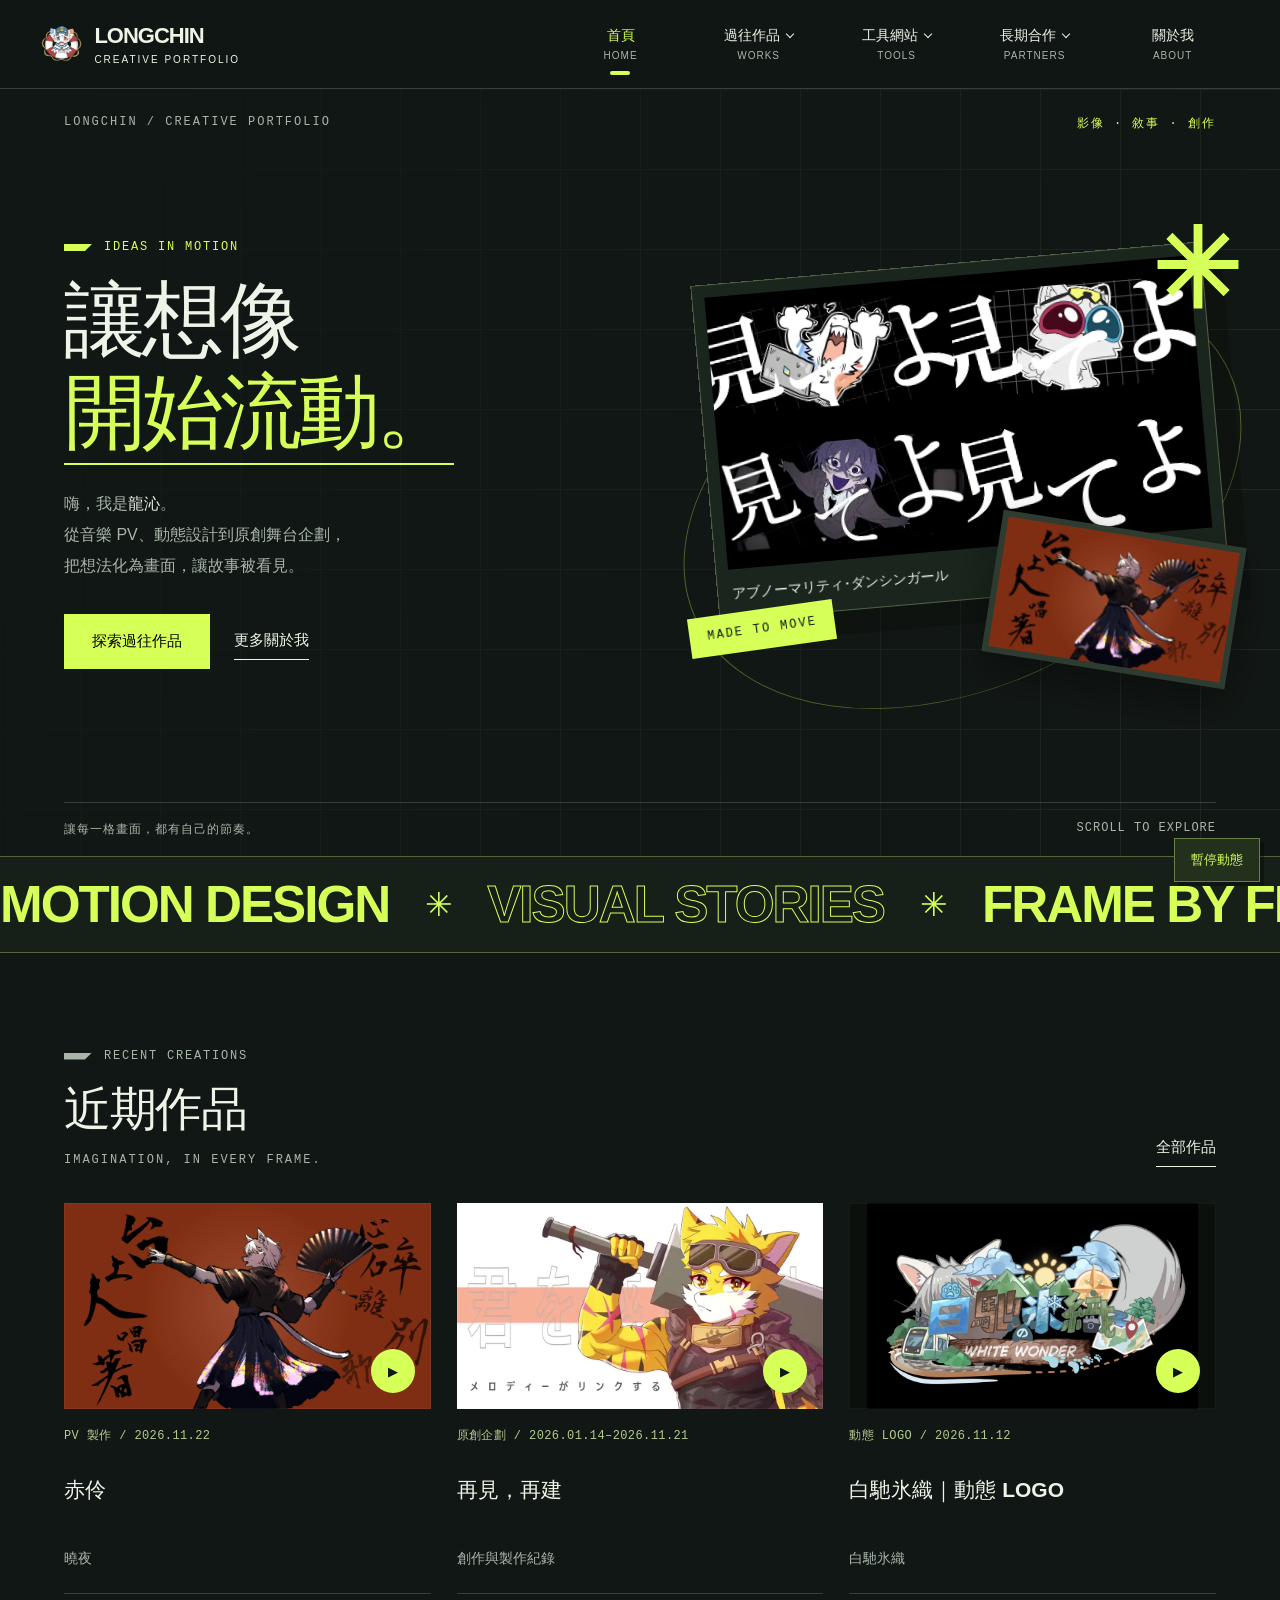
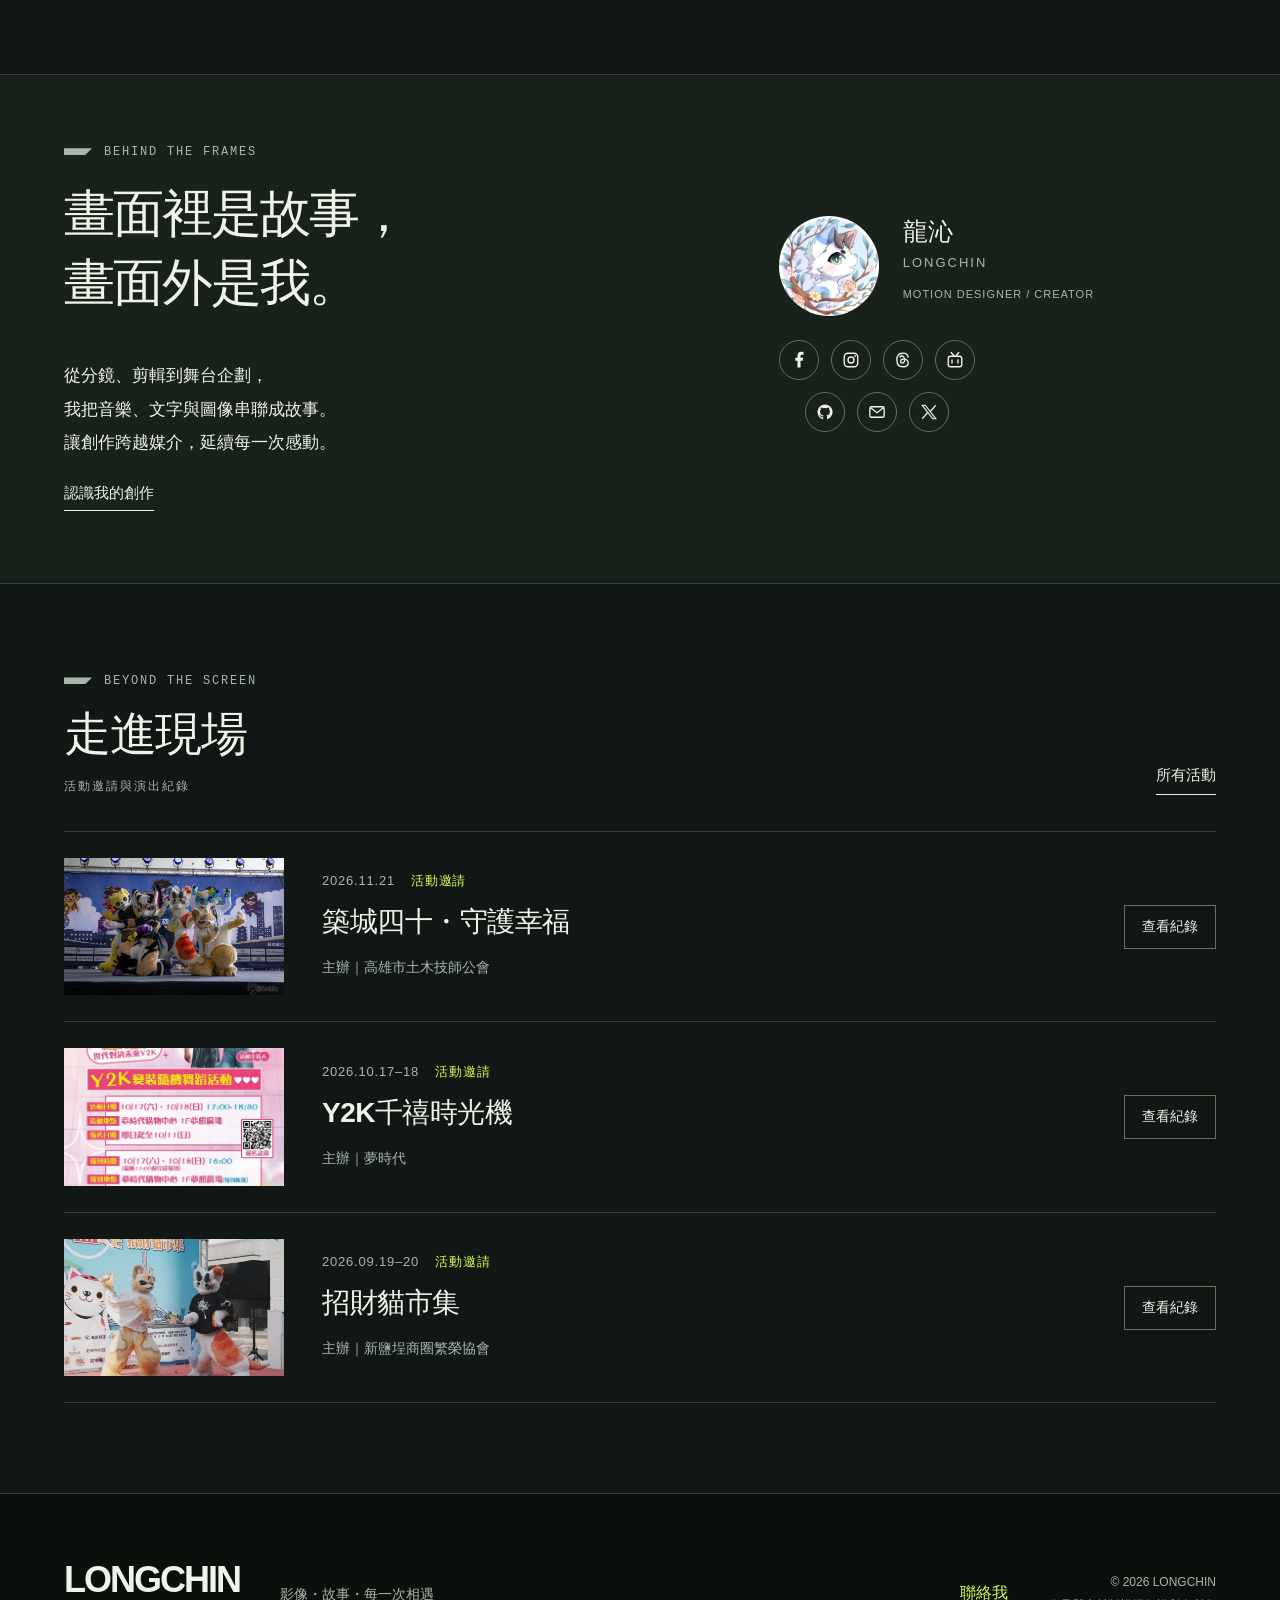
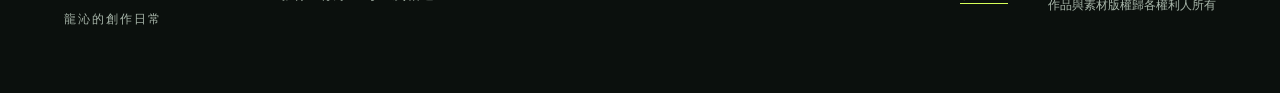
<file: index.html>
<!doctype html>
<html lang="zh-Hant"><head><meta charset="utf-8"><meta name="viewport" content="width=device-width, initial-scale=1"><meta name="theme-color" content="#111714"><meta name="description" content="龍沁 LONGCHIN 的創作作品集。探索 PV 動畫、原創企劃、短影音宣傳與活動紀錄。"><title>龍沁 LONGCHIN｜影像與創作作品集</title><link rel="icon" href="assets/favicon.svg" type="image/svg+xml"><link rel="stylesheet" href="assets/css/style.css"><link rel="stylesheet" href="assets/css/design.css"><link rel="stylesheet" href="assets/css/dark.css"><script src="assets/js/content.js" defer></script><script src="assets/js/app.js" defer></script><script src="assets/js/kinetic.js" defer></script></head>
<body><a class="skip" href="#main">跳至主要內容</a><header class="header"><div class="header-inner"><a class="brand" href="index.html" aria-label="龍沁 LONGCHIN 首頁"><img class="brand-mark" src="assets/brand-lifebuoy.png" alt="" width="56" height="56"><span>LONGCHIN<span class="brand-sub">CREATIVE PORTFOLIO</span></span></a><nav class="main-nav" aria-label="主要選單"><div class="nav-item"><a class="nav-link" data-nav="home" href="index.html">首頁<span>HOME</span></a></div><div class="nav-item dropdown"><button class="nav-link" data-nav="works" aria-expanded="false" aria-controls="works-menu">過往作品<i class="chevron"></i><span>WORKS</span></button><div class="dropdown-menu" id="works-menu"><a href="pages/works.html">所有作品</a><a href="pages/works.html?category=events">活動邀請</a><a href="pages/works.html?category=pv">PV 動畫</a><a href="pages/works.html?category=original">原創</a><a href="pages/works.html?category=short">短影音宣傳</a><a href="pages/works.html?category=tools">工具網站</a><a href="pages/works.html?category=other">其他</a></div></div><div class="nav-item dropdown"><button class="nav-link" aria-expanded="false" aria-controls="tools-menu">工具網站<i class="chevron"></i><span>TOOLS</span></button><div class="dropdown-menu" id="tools-menu"><a href="https://wade990047.github.io/booth_checkout/" target="_blank" rel="noopener noreferrer">小攤日常 <small>攤位結帳工具</small></a></div></div><div class="nav-item dropdown"><button class="nav-link" data-nav="partners" aria-expanded="false" aria-controls="partners-menu">長期合作<i class="chevron"></i><span>PARTNERS</span></button><div class="dropdown-menu" id="partners-menu"><a href="pages/partners.html?category=creators">個人創作者</a><a href="pages/partners.html?category=illustrators">繪師</a></div></div><div class="nav-item"><a class="nav-link" data-nav="about" href="pages/about.html">關於我<span>ABOUT</span></a></div></nav></div></header><main id="main" tabindex="-1"></main><footer><div class="footer-inner"><a class="footer-brand" href="index.html">LONGCHIN<span>龍沁的創作日常</span></a><p>影像・故事・每一次相遇</p><a href="mailto:wade990047@gmail.com">聯絡我</a><span class="copyright">© 2026 LONGCHIN<br>作品與素材版權歸各權利人所有</span></div></footer><noscript><p>請啟用 JavaScript 以瀏覽作品集與影片。</p></noscript></body></html>
</file>
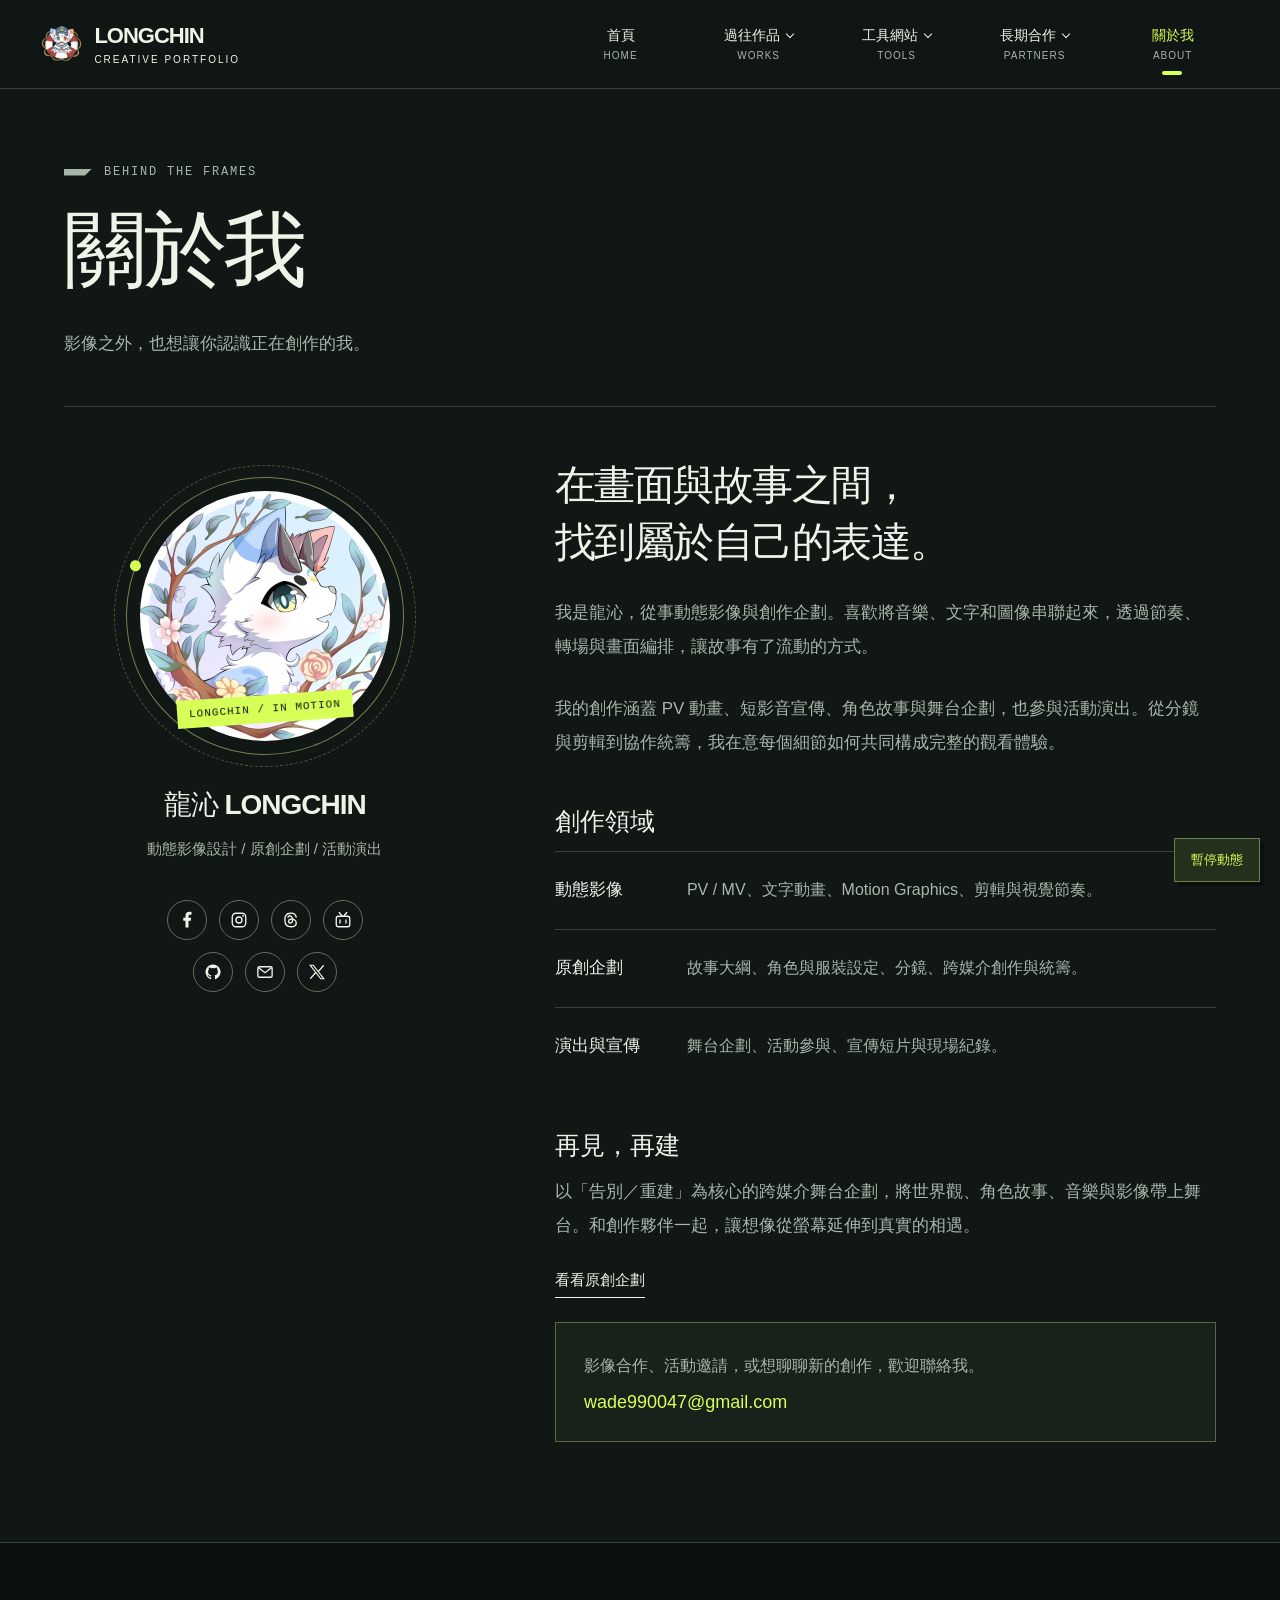
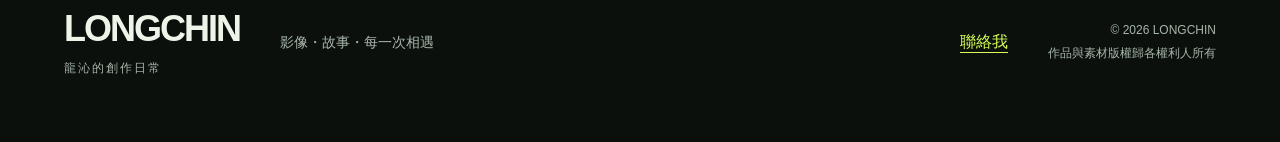
<file: pages/about.html>
<!doctype html>
<html lang="zh-Hant"><head><base href="../"><meta charset="utf-8"><meta name="viewport" content="width=device-width, initial-scale=1"><meta name="theme-color" content="#111714"><meta name="description" content="龍沁 LONGCHIN 的創作作品集。探索 PV 動畫、原創企劃、短影音宣傳與活動紀錄。"><title>龍沁 LONGCHIN｜影像與創作作品集</title><link rel="icon" href="assets/favicon.svg" type="image/svg+xml"><link rel="stylesheet" href="assets/css/style.css"><link rel="stylesheet" href="assets/css/design.css"><link rel="stylesheet" href="assets/css/dark.css"><script src="assets/js/content.js" defer></script><script src="assets/js/app.js" defer></script><script src="assets/js/kinetic.js" defer></script></head>
<body><a class="skip" href="pages/about.html#main">跳至主要內容</a><header class="header"><div class="header-inner"><a class="brand" href="index.html" aria-label="龍沁 LONGCHIN 首頁"><img class="brand-mark" src="assets/brand-lifebuoy.png" alt="" width="56" height="56"><span>LONGCHIN<span class="brand-sub">CREATIVE PORTFOLIO</span></span></a><nav class="main-nav" aria-label="主要選單"><div class="nav-item"><a class="nav-link" data-nav="home" href="index.html">首頁<span>HOME</span></a></div><div class="nav-item dropdown"><button class="nav-link" data-nav="works" aria-expanded="false" aria-controls="works-menu">過往作品<i class="chevron"></i><span>WORKS</span></button><div class="dropdown-menu" id="works-menu"><a href="pages/works.html">所有作品</a><a href="pages/works.html?category=events">活動邀請</a><a href="pages/works.html?category=pv">PV 動畫</a><a href="pages/works.html?category=original">原創</a><a href="pages/works.html?category=short">短影音宣傳</a><a href="pages/works.html?category=tools">工具網站</a><a href="pages/works.html?category=other">其他</a></div></div><div class="nav-item dropdown"><button class="nav-link" aria-expanded="false" aria-controls="tools-menu">工具網站<i class="chevron"></i><span>TOOLS</span></button><div class="dropdown-menu" id="tools-menu"><a href="https://wade990047.github.io/booth_checkout/" target="_blank" rel="noopener noreferrer">小攤日常 <small>攤位結帳工具</small></a></div></div><div class="nav-item dropdown"><button class="nav-link" data-nav="partners" aria-expanded="false" aria-controls="partners-menu">長期合作<i class="chevron"></i><span>PARTNERS</span></button><div class="dropdown-menu" id="partners-menu"><a href="pages/partners.html?category=creators">個人創作者</a><a href="pages/partners.html?category=illustrators">繪師</a></div></div><div class="nav-item"><a class="nav-link" data-nav="about" href="pages/about.html">關於我<span>ABOUT</span></a></div></nav></div></header><main id="main" tabindex="-1"></main><footer><div class="footer-inner"><a class="footer-brand" href="index.html">LONGCHIN<span>龍沁的創作日常</span></a><p>影像・故事・每一次相遇</p><a href="mailto:wade990047@gmail.com">聯絡我</a><span class="copyright">© 2026 LONGCHIN<br>作品與素材版權歸各權利人所有</span></div></footer><noscript><p>請啟用 JavaScript 以瀏覽作品集與影片。</p></noscript></body></html>
</file>
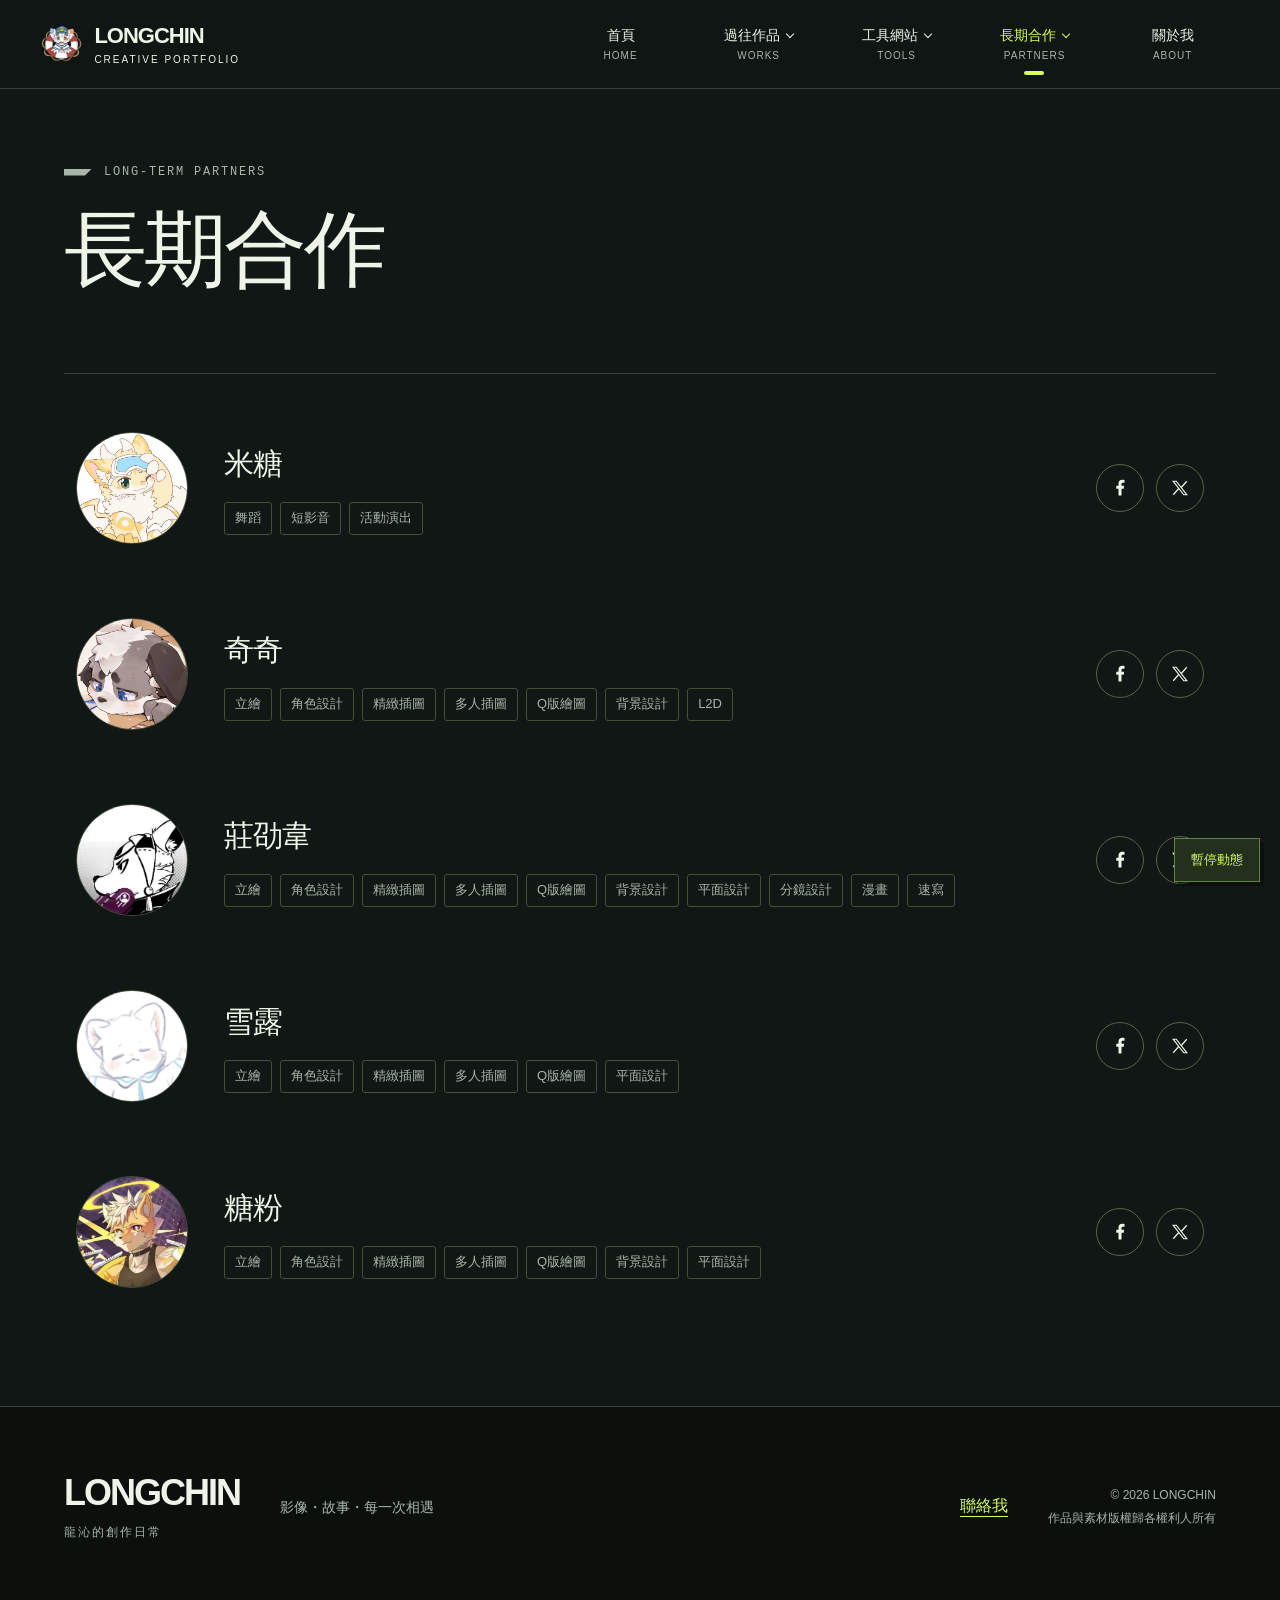
<file: pages/partners.html>
<!doctype html>
<html lang="zh-Hant"><head><base href="../"><meta charset="utf-8"><meta name="viewport" content="width=device-width, initial-scale=1"><meta name="theme-color" content="#111714"><meta name="description" content="龍沁 LONGCHIN 的長期合作專區：個人創作者與繪師。資料尚未整理。"><title>長期合作｜龍沁 LONGCHIN</title><link rel="icon" href="assets/favicon.svg" type="image/svg+xml"><link rel="stylesheet" href="assets/css/style.css"><link rel="stylesheet" href="assets/css/design.css"><link rel="stylesheet" href="assets/css/dark.css"><script src="assets/js/content.js" defer></script><script src="assets/js/app.js" defer></script><script src="assets/js/kinetic.js" defer></script></head>
<body><a class="skip" href="pages/partners.html#main">跳至主要內容</a><header class="header"><div class="header-inner"><a class="brand" href="index.html" aria-label="龍沁 LONGCHIN 首頁"><img class="brand-mark" src="assets/brand-lifebuoy.png" alt="" width="56" height="56"><span>LONGCHIN<span class="brand-sub">CREATIVE PORTFOLIO</span></span></a><nav class="main-nav" aria-label="主要選單"><div class="nav-item"><a class="nav-link" data-nav="home" href="index.html">首頁<span>HOME</span></a></div><div class="nav-item dropdown"><button class="nav-link" data-nav="works" aria-expanded="false" aria-controls="works-menu">過往作品<i class="chevron"></i><span>WORKS</span></button><div class="dropdown-menu" id="works-menu"><a href="pages/works.html">所有作品</a><a href="pages/works.html?category=events">活動邀請</a><a href="pages/works.html?category=pv">PV 動畫</a><a href="pages/works.html?category=original">原創</a><a href="pages/works.html?category=short">短影音宣傳</a><a href="pages/works.html?category=tools">工具網站</a><a href="pages/works.html?category=other">其他</a></div></div><div class="nav-item dropdown"><button class="nav-link" aria-expanded="false" aria-controls="tools-menu">工具網站<i class="chevron"></i><span>TOOLS</span></button><div class="dropdown-menu" id="tools-menu"><a href="https://wade990047.github.io/booth_checkout/" target="_blank" rel="noopener noreferrer">小攤日常 <small>攤位結帳工具</small></a></div></div><div class="nav-item dropdown"><button class="nav-link" data-nav="partners" aria-expanded="false" aria-controls="partners-menu">長期合作<i class="chevron"></i><span>PARTNERS</span></button><div class="dropdown-menu" id="partners-menu"><a href="pages/partners.html?category=creators">個人創作者</a><a href="pages/partners.html?category=illustrators">繪師</a></div></div><div class="nav-item"><a class="nav-link" data-nav="about" href="pages/about.html">關於我<span>ABOUT</span></a></div></nav></div></header><main id="main" tabindex="-1"></main><footer><div class="footer-inner"><a class="footer-brand" href="index.html">LONGCHIN<span>龍沁的創作日常</span></a><p>影像・故事・每一次相遇</p><a href="mailto:wade990047@gmail.com">聯絡我</a><span class="copyright">© 2026 LONGCHIN<br>作品與素材版權歸各權利人所有</span></div></footer><noscript><p>請啟用 JavaScript 以瀏覽作品集與影片。</p></noscript></body></html>
</file>
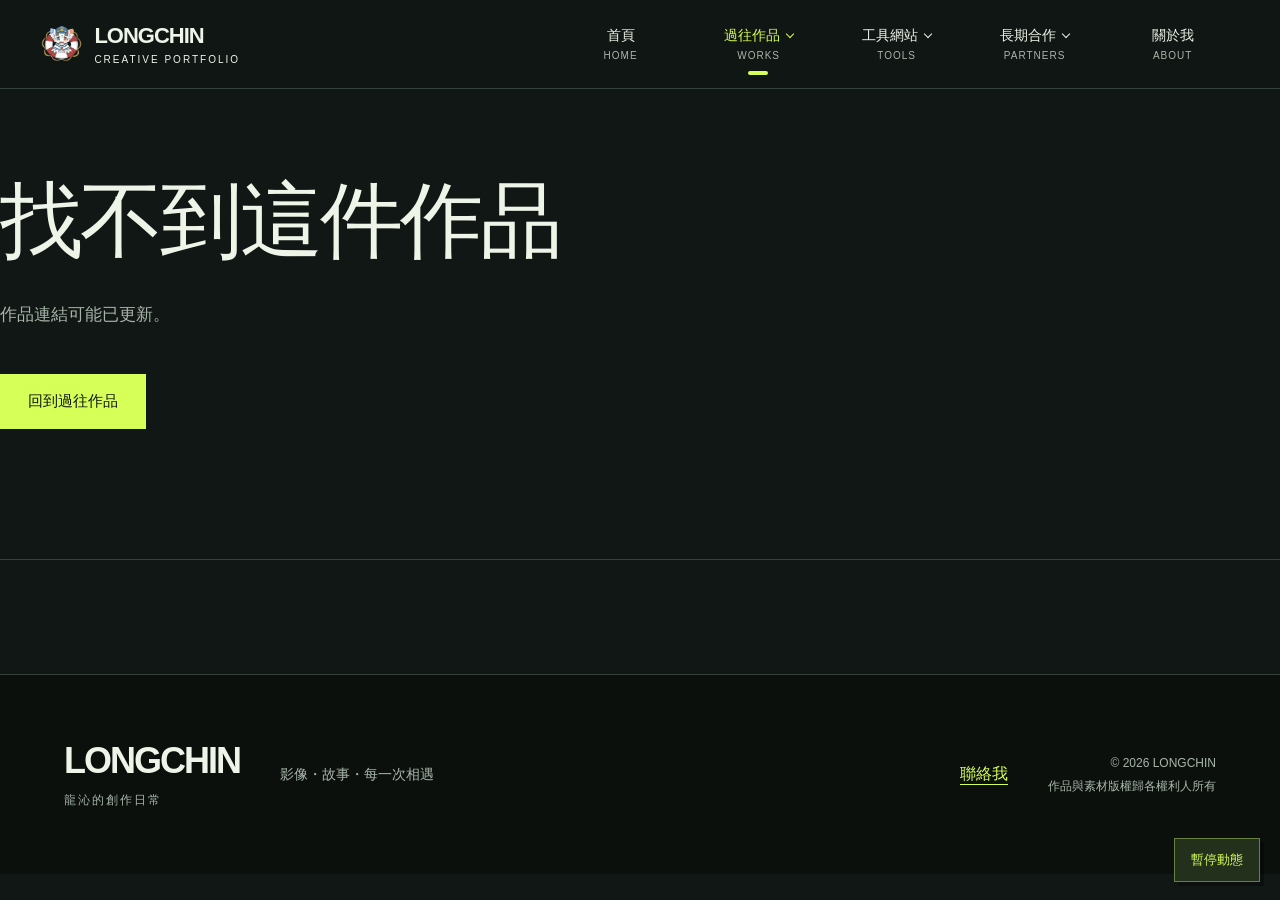
<file: pages/work.html>
<!doctype html>
<html lang="zh-Hant"><head><base href="../"><meta charset="utf-8"><meta name="viewport" content="width=device-width, initial-scale=1"><meta name="theme-color" content="#111714"><meta name="description" content="龍沁 LONGCHIN 的創作作品集。探索 PV 動畫、原創企劃、短影音宣傳與活動紀錄。"><title>龍沁 LONGCHIN｜影像與創作作品集</title><link rel="icon" href="assets/favicon.svg" type="image/svg+xml"><link rel="stylesheet" href="assets/css/style.css"><link rel="stylesheet" href="assets/css/design.css"><link rel="stylesheet" href="assets/css/dark.css"><script src="assets/js/content.js" defer></script><script src="assets/js/app.js" defer></script><script src="assets/js/kinetic.js" defer></script></head>
<body><a class="skip" href="pages/work.html#main">跳至主要內容</a><header class="header"><div class="header-inner"><a class="brand" href="index.html" aria-label="龍沁 LONGCHIN 首頁"><img class="brand-mark" src="assets/brand-lifebuoy.png" alt="" width="56" height="56"><span>LONGCHIN<span class="brand-sub">CREATIVE PORTFOLIO</span></span></a><nav class="main-nav" aria-label="主要選單"><div class="nav-item"><a class="nav-link" data-nav="home" href="index.html">首頁<span>HOME</span></a></div><div class="nav-item dropdown"><button class="nav-link" data-nav="works" aria-expanded="false" aria-controls="works-menu">過往作品<i class="chevron"></i><span>WORKS</span></button><div class="dropdown-menu" id="works-menu"><a href="pages/works.html">所有作品</a><a href="pages/works.html?category=events">活動邀請</a><a href="pages/works.html?category=pv">PV 動畫</a><a href="pages/works.html?category=original">原創</a><a href="pages/works.html?category=short">短影音宣傳</a><a href="pages/works.html?category=tools">工具網站</a><a href="pages/works.html?category=other">其他</a></div></div><div class="nav-item dropdown"><button class="nav-link" aria-expanded="false" aria-controls="tools-menu">工具網站<i class="chevron"></i><span>TOOLS</span></button><div class="dropdown-menu" id="tools-menu"><a href="https://wade990047.github.io/booth_checkout/" target="_blank" rel="noopener noreferrer">小攤日常 <small>攤位結帳工具</small></a></div></div><div class="nav-item dropdown"><button class="nav-link" data-nav="partners" aria-expanded="false" aria-controls="partners-menu">長期合作<i class="chevron"></i><span>PARTNERS</span></button><div class="dropdown-menu" id="partners-menu"><a href="pages/partners.html?category=creators">個人創作者</a><a href="pages/partners.html?category=illustrators">繪師</a></div></div><div class="nav-item"><a class="nav-link" data-nav="about" href="pages/about.html">關於我<span>ABOUT</span></a></div></nav></div></header><main id="main" tabindex="-1"></main><footer><div class="footer-inner"><a class="footer-brand" href="index.html">LONGCHIN<span>龍沁的創作日常</span></a><p>影像・故事・每一次相遇</p><a href="mailto:wade990047@gmail.com">聯絡我</a><span class="copyright">© 2026 LONGCHIN<br>作品與素材版權歸各權利人所有</span></div></footer><noscript><p>請啟用 JavaScript 以瀏覽作品集與影片。</p></noscript></body></html>
</file>
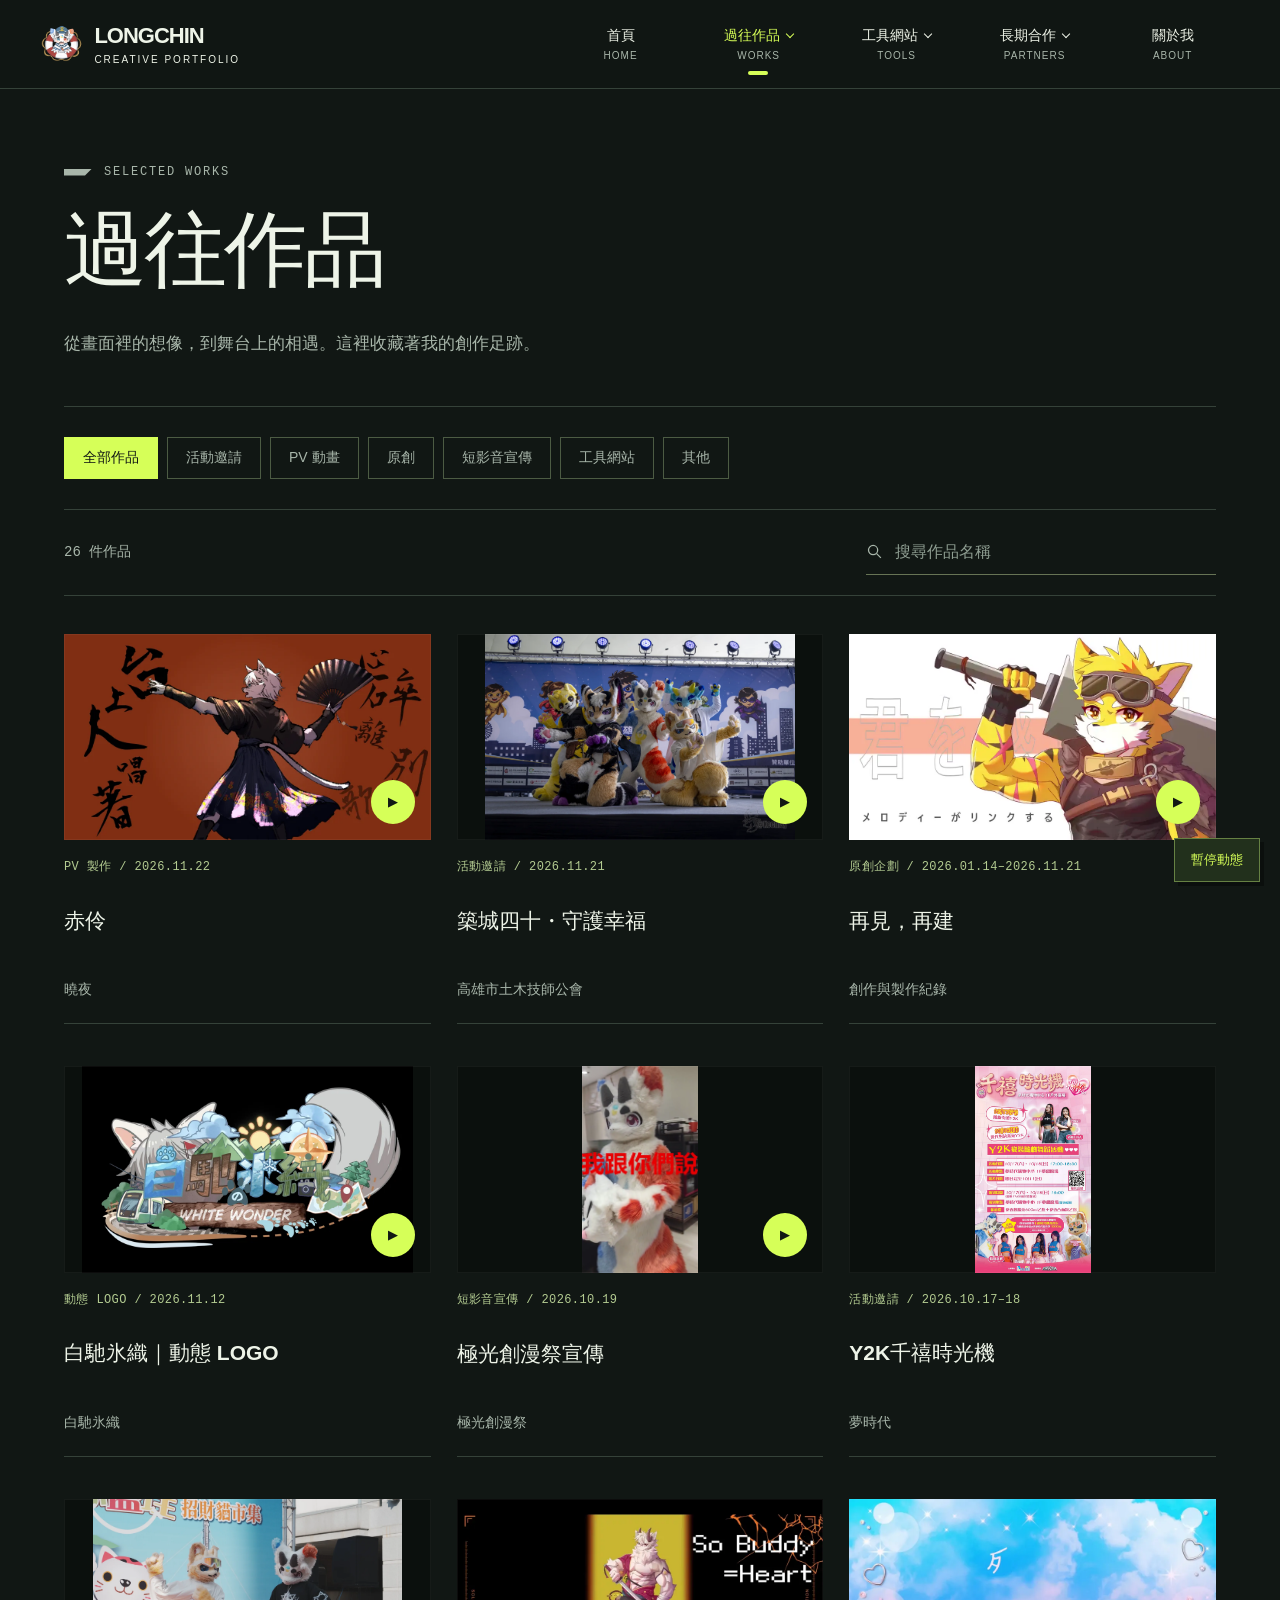
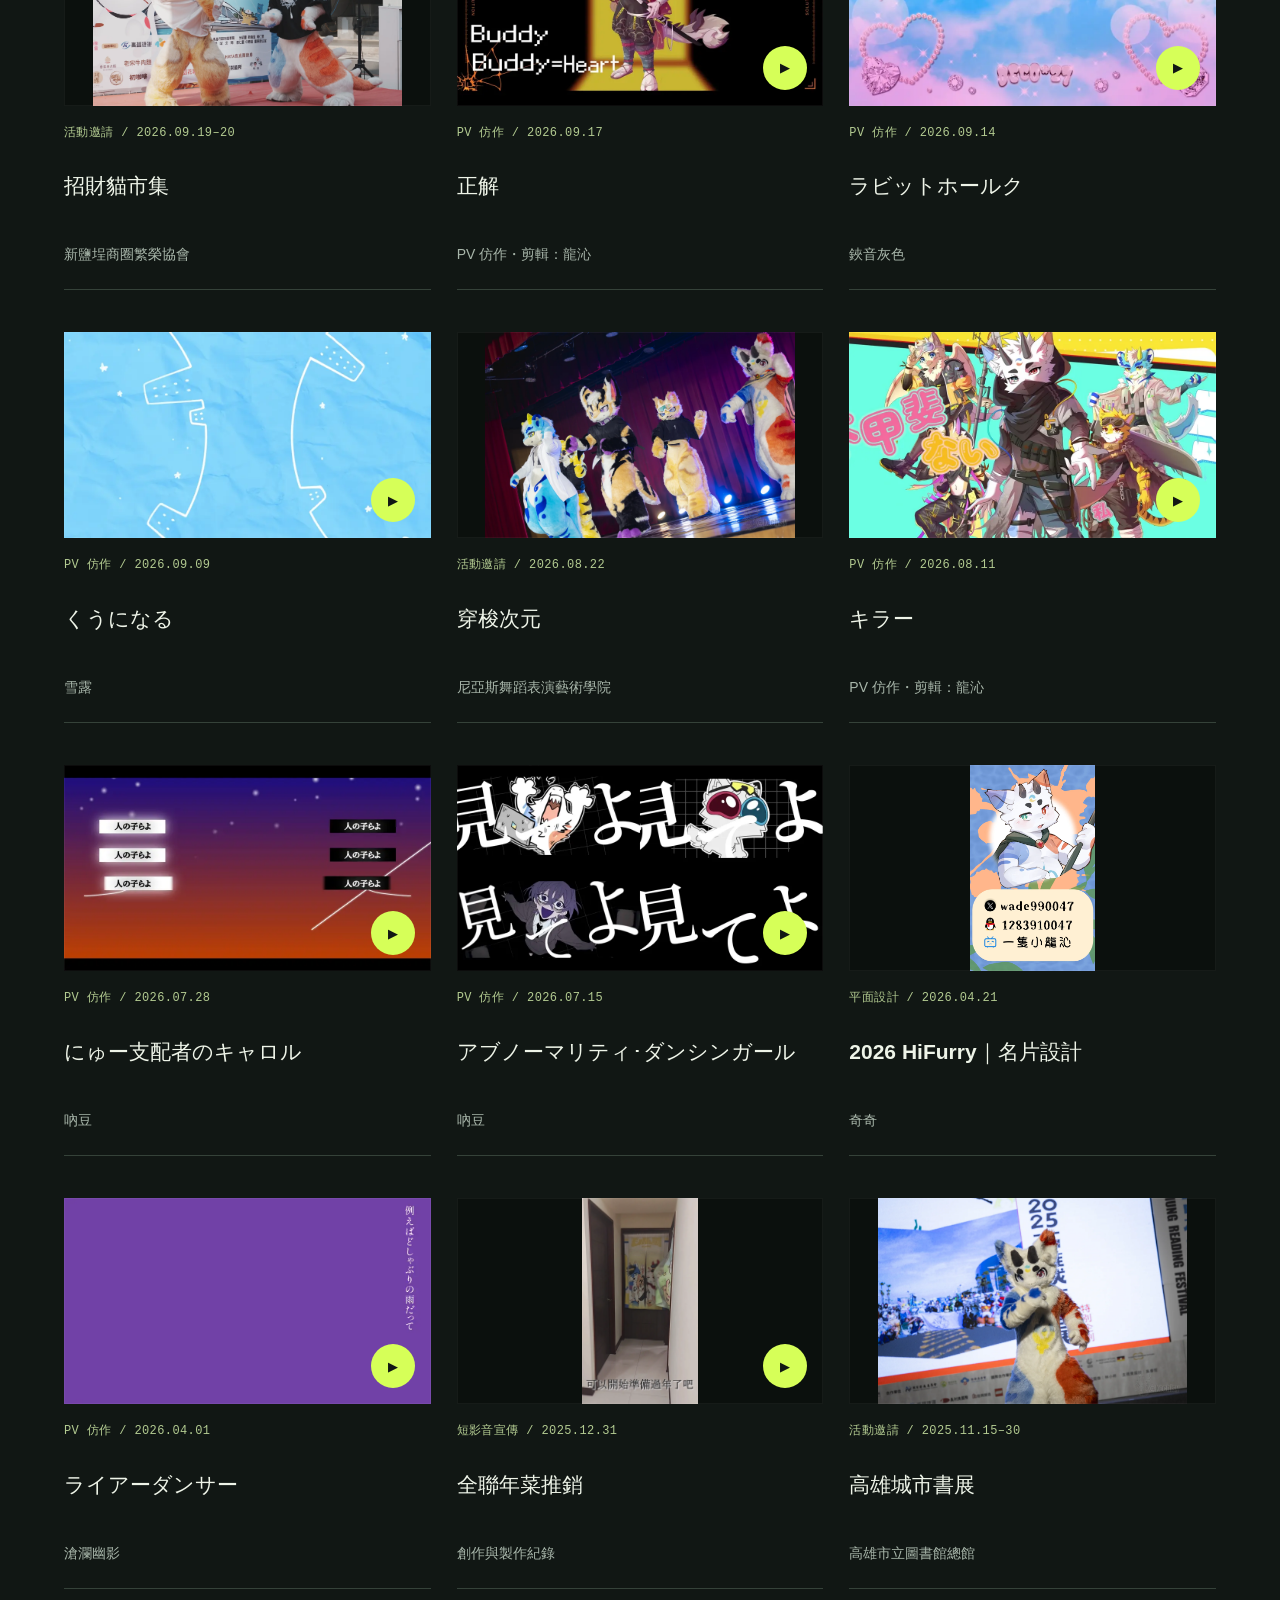
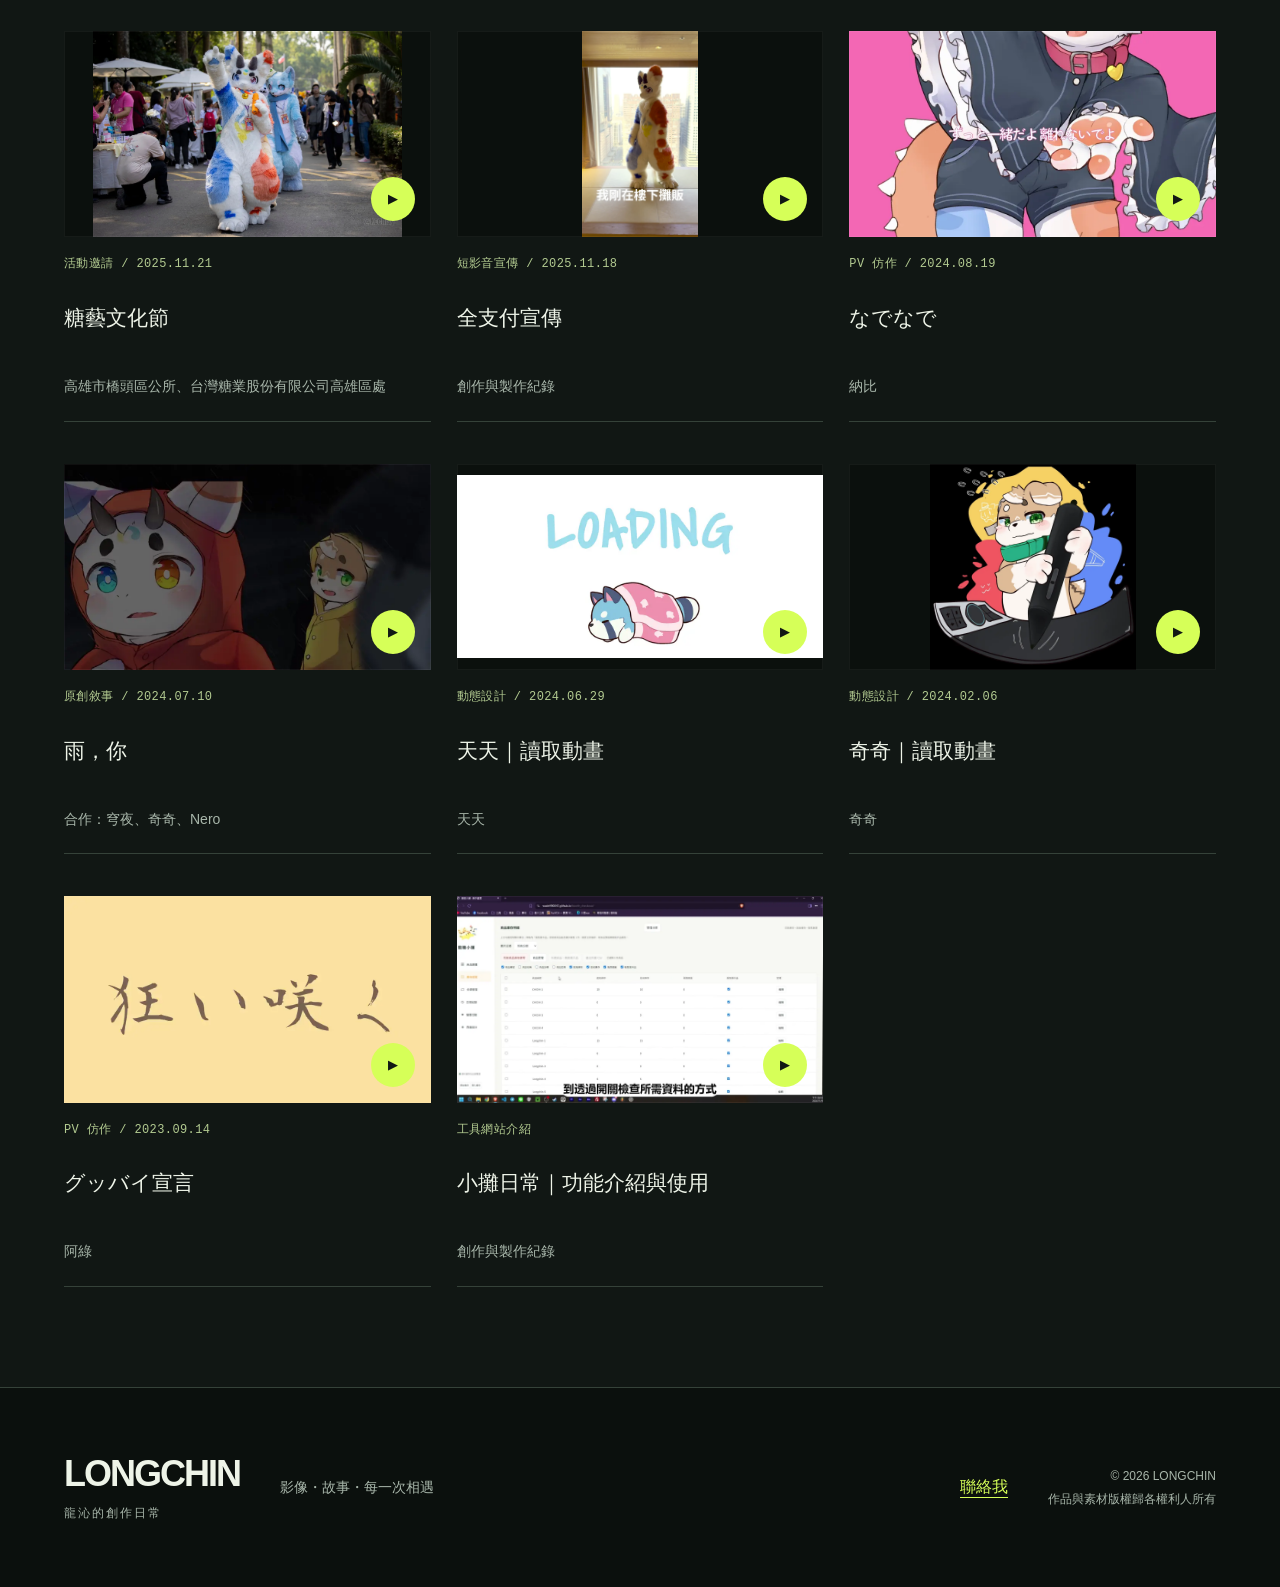
<file: pages/works.html>
<!doctype html>
<html lang="zh-Hant"><head><base href="../"><meta charset="utf-8"><meta name="viewport" content="width=device-width, initial-scale=1"><meta name="theme-color" content="#111714"><meta name="description" content="龍沁 LONGCHIN 的創作作品集。探索 PV 動畫、原創企劃、短影音宣傳與活動紀錄。"><title>龍沁 LONGCHIN｜影像與創作作品集</title><link rel="icon" href="assets/favicon.svg" type="image/svg+xml"><link rel="stylesheet" href="assets/css/style.css"><link rel="stylesheet" href="assets/css/design.css"><link rel="stylesheet" href="assets/css/dark.css"><script src="assets/js/content.js" defer></script><script src="assets/js/app.js" defer></script><script src="assets/js/kinetic.js" defer></script></head>
<body><a class="skip" href="pages/works.html#main">跳至主要內容</a><header class="header"><div class="header-inner"><a class="brand" href="index.html" aria-label="龍沁 LONGCHIN 首頁"><img class="brand-mark" src="assets/brand-lifebuoy.png" alt="" width="56" height="56"><span>LONGCHIN<span class="brand-sub">CREATIVE PORTFOLIO</span></span></a><nav class="main-nav" aria-label="主要選單"><div class="nav-item"><a class="nav-link" data-nav="home" href="index.html">首頁<span>HOME</span></a></div><div class="nav-item dropdown"><button class="nav-link" data-nav="works" aria-expanded="false" aria-controls="works-menu">過往作品<i class="chevron"></i><span>WORKS</span></button><div class="dropdown-menu" id="works-menu"><a href="pages/works.html">所有作品</a><a href="pages/works.html?category=events">活動邀請</a><a href="pages/works.html?category=pv">PV 動畫</a><a href="pages/works.html?category=original">原創</a><a href="pages/works.html?category=short">短影音宣傳</a><a href="pages/works.html?category=tools">工具網站</a><a href="pages/works.html?category=other">其他</a></div></div><div class="nav-item dropdown"><button class="nav-link" aria-expanded="false" aria-controls="tools-menu">工具網站<i class="chevron"></i><span>TOOLS</span></button><div class="dropdown-menu" id="tools-menu"><a href="https://wade990047.github.io/booth_checkout/" target="_blank" rel="noopener noreferrer">小攤日常 <small>攤位結帳工具</small></a></div></div><div class="nav-item dropdown"><button class="nav-link" data-nav="partners" aria-expanded="false" aria-controls="partners-menu">長期合作<i class="chevron"></i><span>PARTNERS</span></button><div class="dropdown-menu" id="partners-menu"><a href="pages/partners.html?category=creators">個人創作者</a><a href="pages/partners.html?category=illustrators">繪師</a></div></div><div class="nav-item"><a class="nav-link" data-nav="about" href="pages/about.html">關於我<span>ABOUT</span></a></div></nav></div></header><main id="main" tabindex="-1"></main><footer><div class="footer-inner"><a class="footer-brand" href="index.html">LONGCHIN<span>龍沁的創作日常</span></a><p>影像・故事・每一次相遇</p><a href="mailto:wade990047@gmail.com">聯絡我</a><span class="copyright">© 2026 LONGCHIN<br>作品與素材版權歸各權利人所有</span></div></footer><noscript><p>請啟用 JavaScript 以瀏覽作品集與影片。</p></noscript></body></html>
</file>
<file: assets/css/style.css>
@charset "UTF-8";
:root{--ink:#22232a;--muted:#6c6b76;--purple:#7455e8;--light:#f3f0fb;--line:#e5e4e9;--paper:#fcfcfd;font-family:Arial,"Noto Sans TC","Microsoft JhengHei",sans-serif;color:var(--ink);background:var(--paper);font-synthesis:none}*{box-sizing:border-box}body{margin:0}a{color:inherit;text-decoration:none}button,input{font:inherit}button,a{-webkit-tap-highlight-color:transparent}button{cursor:pointer}button:disabled{cursor:default}img{display:block;max-width:100%}button:focus-visible,a:focus-visible,input:focus-visible{outline:3px solid var(--purple);outline-offset:5px}p{line-height:1.9}h1,h2,h3,p{margin-top:0}h1,h2,h3{line-height:1.35}::selection{background:#dcd1ff}.skip{position:fixed;top:-100px;left:12px;background:white;padding:12px;z-index:100}.skip:focus{top:12px}.header{position:sticky;top:0;background:rgba(252,252,253,.97);border-bottom:1px solid var(--line);z-index:50}.header-inner{max-width:1360px;margin:auto;display:flex;align-items:center;justify-content:space-between;padding:0 52px;min-height:98px;gap:60px}.brand{display:flex;align-items:center;gap:12px;font-size:23px;letter-spacing:-.8px;font-weight:800;flex-shrink:0}.brand-mark{display:block;width:56px;height:56px;object-fit:contain;flex-shrink:0}.brand-sub{display:block;letter-spacing:2.2px;font-size:10px;margin-top:5px;font-weight:500}.main-nav{display:grid;grid-template-columns:repeat(5,minmax(0,1fr));width:720px;max-width:100%}.nav-item{position:relative}.nav-link{position:relative;display:block;text-align:center;padding:24px 10px 19px;border:0;background:none;width:100%;font-weight:600;font-size:15px;white-space:nowrap;line-height:1.6;color:var(--ink)}.nav-link span{display:block;font-size:10px;letter-spacing:1.7px;color:var(--muted);margin-top:2px;font-weight:400}.nav-link.active:after{content:"";position:absolute;bottom:10px;width:22px;height:3px;background:var(--purple);left:calc(50% - 11px);border-radius:9px}.nav-link:hover{color:var(--purple)}.chevron{display:inline-block;border-right:1.5px solid currentColor;border-bottom:1.5px solid currentColor;width:6px;height:6px;transform:rotate(45deg);vertical-align:3px;margin-left:9px}.dropdown-menu{display:none;position:absolute;top:100%;left:0;min-width:100%;width:190px;padding:8px;background:#fff;border:1px solid var(--line);box-shadow:0 12px 35px #25203710;border-radius:0 0 12px 12px}.dropdown.open .dropdown-menu{display:block}.dropdown-menu a{display:block;padding:13px 15px;font-size:15px;border-radius:6px;white-space:nowrap}.dropdown-menu a:hover,.dropdown-menu a:focus-visible{background:var(--light);color:var(--purple)}.dropdown-menu small{display:block;margin-top:5px;font-size:12px;color:var(--muted)}.wrap{max-width:1256px;margin:auto;padding:0 48px}.hero{position:relative;display:grid;grid-template-columns:1.16fr 1fr;gap:50px;align-items:center;padding-top:74px;padding-bottom:64px;min-height:660px}.eyebrow{font-size:12px;letter-spacing:2.3px;font-weight:600;color:var(--purple);margin-bottom:27px;display:flex;gap:12px;align-items:center}.eyebrow:before{content:"";width:24px;height:1px;background:currentColor}.hero h1{font-size:clamp(42px,4.8vw,67px);letter-spacing:-2px;line-height:1.35;margin-bottom:26px;font-weight:750}.hero h1 em{font-style:normal;color:var(--purple);position:relative}.hero h1 em:after{content:"";position:absolute;bottom:-8px;left:0;width:100%;height:5px;border-top:2px solid var(--purple);border-radius:50%;transform:rotate(-2deg)}.hero-description{color:var(--muted);font-size:16px;line-height:2;max-width:450px;margin:0 0 25px}.hero-description strong{font-weight:600;color:var(--ink)}.tags{display:flex;gap:8px;flex-wrap:wrap}.tag{font-size:12px;border:1px solid #dcd9e5;border-radius:30px;padding:7px 12px;color:#62606b}.hero-actions{display:flex;align-items:center;gap:26px;margin-top:32px}.button{display:inline-flex;align-items:center;justify-content:center;padding:14px 28px;border-radius:6px;background:var(--ink);color:white;border:1px solid var(--ink);font-size:14px;font-weight:600;transition:background .2s,transform .2s}.button:hover{background:var(--purple);border-color:var(--purple);transform:translateY(-2px)}.text-link{font-size:14px;border-bottom:1px solid var(--ink);padding:8px 0}.text-link:hover{color:var(--purple);border-color:var(--purple)}.profile{text-align:center;position:relative;padding-top:10px}.portrait-frame{width:min(100%,350px);aspect-ratio:1;margin:0 auto 24px;position:relative;isolation:isolate}.portrait-frame:before{content:"";position:absolute;inset:0;border:1px solid #d8cfef;border-radius:50%;transform:scale(1.13);z-index:-1}.portrait-frame:after{content:"✳";position:absolute;right:-30px;top:5px;color:var(--purple);font-size:50px;transform:rotate(12deg)}.portrait-frame img{width:100%;height:100%;object-fit:cover;border-radius:50%;background:#ece6fa}.portrait-label{position:absolute;left:-45px;bottom:35px;background:white;border:1px solid var(--line);padding:9px 15px;border-radius:30px;font-size:11px;letter-spacing:1.2px;transform:rotate(-7deg)}.profile h2{font-size:29px;letter-spacing:3px;margin:16px 0 7px}.profile h2 span{font-size:14px;letter-spacing:2px;margin-left:10px;font-weight:400}.profile-sub{font-size:12px;color:var(--muted);letter-spacing:1px;margin-bottom:17px}.socials{display:flex;justify-content:center;gap:11px;flex-wrap:wrap}.social-link{display:flex;align-items:center;justify-content:center;width:36px;height:36px;border-radius:50%;border:1px solid #dedbe6;color:#5b5766;transition:.2s}.social-link svg{width:18px;height:18px;fill:currentColor}.social-link:hover{color:white;background:var(--purple);border-color:var(--purple);transform:translateY(-3px)}.hero-bottom{display:flex;justify-content:space-between;border-top:1px solid var(--line);padding:18px 0;font-size:11px;letter-spacing:1.5px;color:#777481}.hero-bottom span:last-child{color:var(--purple)}.recent-section{background:#f2f0f7;padding:64px 0 76px}.section-head{display:flex;justify-content:space-between;align-items:end;margin-bottom:30px;gap:20px}.section-head .eyebrow{margin:0 0 8px;font-size:11px}.section-head h2{font-size:32px;margin:0;letter-spacing:1px}.section-head h2 small{font-weight:400;font-size:14px;letter-spacing:1px;color:var(--muted);margin-left:20px}.update-row{display:grid;grid-template-columns:300px 1fr auto;align-items:center;gap:38px;padding:25px 0;border-top:1px solid #dbd7e5}.update-row:last-child{border-bottom:1px solid #dbd7e5}.update-thumb{aspect-ratio:16/9;overflow:hidden;border-radius:7px;background:#e6e3ed}.update-thumb img{height:100%;width:100%;object-fit:cover;transition:transform .4s}.update-row:hover img{transform:scale(1.035)}.update-meta{font-size:12px;color:var(--muted);margin-bottom:13px;letter-spacing:.8px}.update-meta b{font-weight:400;color:var(--purple);margin-left:16px}.update-copy h3{font-size:24px;letter-spacing:.5px;margin-bottom:13px}.update-copy p{margin-bottom:0;font-size:14px;color:var(--muted)}.update-read{font-size:13px;white-space:nowrap;border:1px solid #cfcbdb;border-radius:40px;padding:10px 16px;transition:.2s}.update-row:hover .update-read{background:var(--ink);color:white;border-color:var(--ink)}footer{background:var(--paper);border-top:1px solid var(--line)}.footer-inner{max-width:1256px;margin:auto;padding:38px 48px;display:flex;align-items:center;gap:40px;font-size:13px}.footer-brand{font-weight:800;font-size:18px;letter-spacing:-.5px}.footer-brand span{display:block;font-weight:400;font-size:11px;letter-spacing:2px;margin-top:7px;color:var(--muted)}.footer-inner p{color:var(--muted);margin:0;flex:1;font-size:12px}.footer-inner>a:not(.footer-brand){text-decoration:underline;text-underline-offset:5px}.copyright{text-align:right;font-size:10px;line-height:1.9;color:var(--muted)}.page-header{padding:66px 0 32px}.page-header .eyebrow{margin-bottom:15px}.page-header h1{font-size:44px;letter-spacing:1px;margin-bottom:12px}.page-header p{font-size:15px;color:var(--muted);margin:0}.filters{display:grid;grid-template-columns:repeat(7,minmax(0,1fr));border-bottom:1px solid var(--line);border-top:1px solid var(--line);margin:18px 0 28px}.filter{text-align:center;padding:18px 6px;font-size:14px;position:relative;white-space:nowrap}.filter.active{color:var(--purple);font-weight:700}.filter.active:after{content:"";position:absolute;height:3px;bottom:-1px;left:14%;right:14%;background:var(--purple)}.filter:hover{background:var(--light)}.collection-tools{display:flex;align-items:center;justify-content:space-between;margin-bottom:26px;gap:16px}.result-count{font-size:13px;color:var(--muted);flex-shrink:0}.search-box{display:flex;align-items:center;gap:10px;border:1px solid var(--line);border-radius:6px;padding:10px 14px;max-width:300px;color:var(--muted)}.search-box svg{width:17px;height:17px;flex-shrink:0}.search-box input{border:0;background:none;outline:none;width:100%;min-width:0;font-size:14px;color:var(--ink)}.work-grid{display:grid;grid-template-columns:repeat(3,minmax(0,1fr));gap:37px 24px;padding-bottom:76px}.work-card{display:block;min-width:0}.work-image{position:relative;aspect-ratio:16/10;background:#eeedf2;overflow:hidden;border-radius:7px}.work-image img{width:100%;height:100%;object-fit:cover;transition:transform .4s}.work-card:hover .work-image img{transform:scale(1.045)}.work-card.portrait .work-image img{object-fit:contain}.work-image .play{position:absolute;bottom:13px;right:13px;color:white;background:#22232ad9;border:1px solid #ffffff55;border-radius:50%;width:34px;height:34px;display:grid;place-items:center;font-size:12px}.card-category{display:block;font-size:11px;letter-spacing:1px;color:var(--purple);margin:15px 0 7px}.work-card h2{font-size:17px;margin:0 0 6px;overflow-wrap:anywhere}.work-card p{font-size:12px;color:var(--muted);margin:0}.empty{grid-column:1/-1;text-align:center;padding:70px 16px;color:var(--muted)}.breadcrumb{font-size:13px;color:var(--muted);display:flex;flex-wrap:wrap;gap:10px;padding-top:35px}.breadcrumb a:hover{color:var(--purple)}.detail-title{padding-top:35px}.detail-title h1{font-size:40px;line-height:1.4;overflow-wrap:anywhere;margin-bottom:17px}.detail-title .eyebrow{margin-bottom:15px}.detail-intro{display:grid;grid-template-columns:minmax(0,1.4fr) minmax(0,1fr);gap:50px;padding-bottom:32px;border-bottom:1px solid var(--line);margin-bottom:36px}.detail-intro p{color:var(--muted);font-size:15px;margin:0}.detail-facts{display:grid;grid-template-columns:80px minmax(0,1fr);font-size:13px;line-height:1.8;column-gap:10px;row-gap:6px;margin:0;min-width:0;align-content:start;align-items:baseline}.detail-facts dt{color:var(--muted);white-space:nowrap}.detail-facts dt,.detail-facts dd{margin:0;min-width:0;line-height:1.8}.detail-facts dd{overflow-wrap:anywhere;font-variant-numeric:tabular-nums}.media-stack{display:grid;gap:35px}.media-stack figure{margin:0}.media-stack video{display:block;width:100%;max-height:75vh;background:#121217;border-radius:8px}.media-stack figcaption{font-size:12px;color:var(--muted);margin-top:10px;line-height:1.6}.gallery{display:grid;grid-template-columns:repeat(2,minmax(0,1fr));gap:25px}.gallery img{width:100%;max-height:680px;object-fit:contain;background:#f1f0f5;border-radius:6px}.credits{margin-top:45px;padding:32px;background:var(--light);border-radius:8px}.credits h2{font-size:19px;margin-bottom:16px}.credit-lines{white-space:pre-wrap;line-height:1.9;font-size:14px;color:#5f5a6c;overflow-wrap:anywhere}.credit-lines a{color:var(--purple);text-decoration:underline;text-underline-offset:3px}.back-works{margin:32px 0 64px}.about-grid{display:grid;grid-template-columns:1fr 1.3fr;gap:70px;padding:20px 0 76px;align-items:start}.about-photo{padding:32px;background:var(--light);border-radius:10px}.about-photo img{border-radius:50%;max-width:300px;margin:auto}.about-photo h2{text-align:center;font-size:25px;margin:25px 0 7px}.about-photo p{text-align:center;color:var(--muted);font-size:13px}.about-copy h2{font-size:27px;margin:0 0 16px}.about-copy>p{font-size:16px;color:var(--muted);margin-bottom:28px}.about-copy h3{font-size:19px;margin:30px 0 12px}.about-services{list-style:none;padding:0;margin:0}.about-services li{border-top:1px solid var(--line);padding:18px 0;font-size:15px;display:flex;gap:15px;align-items:baseline}.about-services b{width:110px;flex-shrink:0}.about-services span{font-size:14px;color:var(--muted);line-height:1.8}.contact-box{margin-top:32px;padding:24px;background:var(--light);border-left:3px solid var(--purple)}.contact-box p{font-size:14px;margin-bottom:10px}.contact-box a{font-size:16px;overflow-wrap:anywhere;color:var(--purple)}
@media(min-width:1600px){.hero{min-height:720px;padding-top:90px;padding-bottom:90px}}
@media(max-width:1050px){.header-inner{padding:0 30px;gap:20px}.main-nav{width:560px}.hero{gap:30px}.portrait-frame{width:280px}.portrait-label{left:-20px}.hero h1{font-size:48px}.update-row{grid-template-columns:250px 1fr;gap:28px}.update-read{display:none}.footer-inner{gap:22px}.work-grid{grid-template-columns:repeat(2,minmax(0,1fr))}}
@media(max-width:720px){.header-inner{padding:16px 20px 0;flex-wrap:wrap;gap:10px}.brand{font-size:20px;margin:auto}.brand-mark{width:44px;height:44px}.brand-sub{font-size:8px}.main-nav{width:100%}.nav-link{padding:13px 4px 19px;font-size:13px}.nav-link span{font-size:9px}.dropdown-menu{width:174px;left:50%;transform:translateX(-50%)}.wrap{padding:0 24px}.hero{padding-top:45px;padding-bottom:40px;gap:52px;grid-template-columns:1fr;min-height:0}.hero h1{font-size:46px;letter-spacing:-1.3px}.eyebrow{font-size:10px;margin-bottom:21px}.hero-description{font-size:15px;max-width:100%}.hero-actions{margin-top:24px}.profile{padding:8px 0 10px}.portrait-frame{width:270px;margin-bottom:26px}.profile h2{font-size:25px}.hero-bottom{font-size:9px;letter-spacing:1px;gap:12px}.recent-section{padding:38px 0 46px}.section-head{margin-bottom:20px}.section-head h2{font-size:26px}.section-head h2 small{display:block;font-size:11px;margin:6px 0 0}.section-head .text-link{font-size:12px}.update-row{grid-template-columns:125px 1fr;gap:18px;padding:21px 0;align-items:start}.update-thumb{aspect-ratio:1.2}.update-meta{font-size:10px;letter-spacing:0;margin-bottom:7px}.update-meta b{margin-left:6px}.update-copy h3{font-size:16px;line-height:1.6;margin-bottom:7px}.update-copy p{font-size:11px;line-height:1.7}.footer-inner{padding:30px 24px;gap:24px;flex-wrap:wrap}.footer-inner p{display:none}.footer-inner>a:not(.footer-brand){margin-left:auto}.copyright{width:100%;text-align:left;font-size:10px}.page-header{padding-top:38px;padding-bottom:20px}.page-header h1{font-size:32px}.page-header p{font-size:14px}.filters{grid-template-columns:repeat(3,minmax(0,1fr));margin:12px 0 22px}.filter{font-size:13px;padding:15px 3px}.work-grid{gap:28px 14px;padding-bottom:45px}.work-card h2{font-size:14px}.work-card p{font-size:11px}.card-category{font-size:10px;margin-top:12px}.work-image{aspect-ratio:1.3}.work-image .play{width:27px;height:27px;right:8px;bottom:8px;font-size:10px}.collection-tools{gap:12px}.search-box{max-width:210px;padding:9px 10px}.search-box input{font-size:13px}.result-count{font-size:12px}.detail-title{padding-top:25px}.detail-title h1{font-size:29px}.detail-intro{grid-template-columns:1fr;gap:22px}.gallery{grid-template-columns:1fr}.credits{padding:22px}.about-grid{grid-template-columns:1fr;gap:35px;padding-bottom:48px}.about-photo{padding:25px}.about-photo img{max-width:230px}.about-copy h2{font-size:25px}.about-services li{display:block}.about-services span{display:block;margin-top:8px}}
@media(prefers-reduced-motion:reduce){*{scroll-behavior:auto!important;transition:none!important;animation:none!important}}

.gallery-section h2{font-size:21px;margin:0 0 22px}.event-posters{display:grid;grid-template-columns:repeat(auto-fit,minmax(240px,1fr));gap:24px}.event-posters img{max-height:680px;max-width:100%;width:auto;object-fit:contain;border-radius:6px}.tool-visit{display:flex;align-items:center;gap:18px;margin-top:28px;flex-wrap:wrap}.tool-visit span{font-size:13px;color:var(--muted)}

.tool-usage{padding:clamp(22px,4vw,40px);background:var(--light);border:1px solid var(--line);border-radius:8px;min-width:0}
.tool-usage h2{font-size:24px;margin:0 0 28px}
.usage-steps{margin:0;padding-left:26px}
.usage-steps li{padding-left:10px;margin-bottom:24px}
.usage-steps li::marker{color:var(--purple);font-weight:700}
.usage-steps h3{font-size:17px;margin:0 0 8px}
.usage-steps p{font-size:15px;color:var(--muted);margin:0}
.usage-notes{border-top:1px solid #dcd9e5;padding-top:22px;margin-top:28px}
.usage-notes h3{font-size:16px;margin:0 0 12px}
.usage-notes ul{margin:0;padding-left:20px;font-size:14px;line-height:1.9;color:var(--muted)}
.usage-notes li+li{margin-top:10px}
.usage-source{display:inline-block;max-width:100%;line-height:1.8;margin-top:22px;overflow-wrap:anywhere}


/* Flowing light, floating portrait and optional entrance motion. */
body{isolation:isolate}
.motion-ambient{position:fixed;inset:0;z-index:-1;overflow:hidden;pointer-events:none}
.motion-ambient span{position:absolute;display:block;width:min(65vw,800px);height:min(65vw,800px);border-radius:50%;opacity:.75;animation-play-state:paused}
.motion-ambient span:first-child{top:5%;right:-12%;background:radial-gradient(ellipse,#c9baf740,transparent 68%);animation:ambient-drift 20s ease-in-out infinite alternate paused}
.motion-ambient span:last-child{bottom:-15%;left:-14%;background:radial-gradient(ellipse,#b5ddea3b,transparent 68%);animation:ambient-drift 26s ease-in-out -8s infinite alternate-reverse paused}
.motion-toggle{position:fixed;right:18px;bottom:18px;z-index:45;padding:9px 14px;border:1px solid #ded8ee;border-radius:24px;background:#fcfcfdf2;color:#625a73;box-shadow:0 4px 18px #30234d0d;font-size:12px;line-height:1.4}
.motion-toggle[hidden]{display:none}
.motion-toggle:hover{color:var(--purple);border-color:var(--purple)}
.motion-toggle:focus-visible{outline-offset:3px}
@media(prefers-reduced-motion:no-preference){
 html[data-motion] .portrait-frame{animation:portrait-drift 7s ease-in-out infinite paused}
 html[data-motion] .portrait-frame:before{border-style:dashed;animation:orbit-turn 55s linear infinite paused}
 html[data-motion] .portrait-frame:after{animation:star-turn 24s linear infinite paused}
 html[data-motion] .portrait-label{animation:label-drift 6s ease-in-out infinite paused}
 html[data-motion] .hero h1 em:after{transform-origin:left;animation:underline-flow 5s ease-in-out infinite paused}
 html[data-motion="running"] .motion-ambient span,
 html[data-motion="running"] .portrait-frame,
 html[data-motion="running"] .portrait-frame:before,
 html[data-motion="running"] .portrait-frame:after,
 html[data-motion="running"] .portrait-label,
 html[data-motion="running"] .hero h1 em:after{animation-play-state:running}
 html[data-motion="running"] .dropdown.open .dropdown-menu{animation:menu-arrive .2s ease-out}
 .work-card .work-image{transition:box-shadow .35s,translate .35s}
 .work-card:hover .work-image{translate:0 -5px;box-shadow:0 12px 28px #41335d1a}
}
@keyframes ambient-drift{from{transform:translate3d(-8%,-6%,0) scale(.95)}to{transform:translate3d(18%,14%,0) scale(1.15)}}
@keyframes portrait-drift{0%,100%{transform:translateY(0) rotate(-1deg)}50%{transform:translateY(-16px) rotate(1deg)}}
@keyframes orbit-turn{from{transform:scale(1.13) rotate(0)}to{transform:scale(1.13) rotate(360deg)}}
@keyframes star-turn{from{transform:rotate(12deg)}to{transform:rotate(372deg)}}
@keyframes label-drift{0%,100%{transform:translateY(0) rotate(-7deg)}50%{transform:translateY(6px) rotate(-3deg)}}
@keyframes underline-flow{0%,100%{transform:scaleX(.88) rotate(-2deg)}50%{transform:scaleX(1.04) rotate(-1deg)}}
@keyframes menu-arrive{from{opacity:0;translate:0 8px}to{opacity:1;translate:0 0}}
@media(max-width:720px){
 .motion-ambient span{width:95vw;height:95vw}
 .motion-toggle{right:12px;bottom:calc(12px + env(safe-area-inset-bottom,0px));font-size:11px;padding:8px 12px}
}
@media print{.motion-ambient,.motion-toggle{display:none}}

.partners-empty{display:grid;place-items:center;min-height:280px;margin:10px 0 64px;padding:40px 24px;background:var(--light);border:1px solid var(--line);border-radius:8px;text-align:center}
.partners-empty p{margin:0;color:var(--muted);font-size:18px;letter-spacing:2px}
.partner-list{display:flex;flex-direction:column;gap:18px;list-style:none;padding:0;margin:10px 0 76px}
.partner-row{display:grid;grid-template-columns:96px minmax(0,1fr) auto;align-items:center;gap:28px;padding:26px 30px;border:1px solid var(--line);border-radius:12px;background:#fff;min-width:0}
.partner-avatar{display:block;width:96px;height:96px;border-radius:50%;object-fit:cover;object-position:center;background:var(--light)}
.partner-info{min-width:0}.partner-info h2{font-size:23px;line-height:1.5;margin:0 0 12px;overflow-wrap:anywhere}
.partner-tags{display:flex;flex-wrap:wrap;gap:7px;list-style:none;padding:0;margin:0}
.partner-tags li{font-size:12px;line-height:1.6;padding:4px 10px;border-radius:20px;background:var(--light);color:#625780;overflow-wrap:anywhere}
.partner-links{display:flex;gap:10px;justify-self:end}.partner-links .social-link{width:44px;height:44px}
.partner-row:focus-within{border-color:#c5b8ed;box-shadow:0 8px 24px #7455e812}
@media(prefers-reduced-motion:no-preference) and (hover:hover) and (pointer:fine){
 html[data-motion="running"] .partner-row{transition:transform .3s ease,border-color .3s ease,box-shadow .3s ease}
 html[data-motion="running"] .partner-avatar{transition:transform .4s ease}
 html[data-motion="running"] .partner-row:hover{transform:translateY(-3px);border-color:#c5b8ed;box-shadow:0 10px 28px #7455e814}
 html[data-motion="running"] .partner-row:hover .partner-avatar{transform:scale(1.045)}
}
html[data-motion="paused"] .partner-row,html[data-motion="paused"] .partner-avatar,html[data-motion="paused"] .partner-links .social-link{transition:none;transform:none}
@media(prefers-reduced-motion:reduce){.partner-row,.partner-avatar,.partner-links .social-link{transform:none}}
@media(max-width:720px){.partner-row{grid-template-columns:72px minmax(0,1fr) auto;gap:18px;padding:22px 20px}.partner-avatar{width:72px;height:72px}.partner-info h2{font-size:20px}.partner-list{margin-bottom:48px}}
@media(max-width:480px){.partner-row{grid-template-columns:56px minmax(0,1fr) 44px;gap:12px;padding:18px 12px}.partner-avatar{width:56px;height:56px}.partner-info h2{font-size:18px;margin-bottom:9px}.partner-tags{gap:6px}.partner-tags li{font-size:11px;padding:3px 8px}.partner-links{flex-direction:column;gap:8px}}
@media(min-width:721px) and (max-width:960px){.header-inner{flex-wrap:wrap;padding:16px 30px 0;gap:10px}.brand{margin:auto}.main-nav{width:100%}}
@media(max-width:720px){#partners-menu{left:auto;right:0;transform:none}}
@media(max-width:420px){.main-nav{grid-template-columns:repeat(3,minmax(0,1fr))}.partners-empty{min-height:220px;margin-bottom:40px}#partners-menu{left:0;right:auto;transform:none}}

/* Open menus sit above later navigation rows on narrow screens. */
.nav-item.dropdown.open{z-index:5}
.dropdown-menu{z-index:6}
.project-milestones{margin:0 0 36px;padding:28px 32px;background:var(--light);border-radius:8px}
.project-milestones h2{font-size:22px;margin:0 0 20px}
.project-milestones ol{list-style:none;padding:0;margin:0}
.project-milestones li{display:grid;grid-template-columns:120px minmax(0,1fr);gap:22px;padding:16px 0;border-top:1px solid #ded9e9;align-items:baseline}
.project-milestones time{font-size:14px;font-variant-numeric:tabular-nums;color:var(--purple)}
.project-milestones h3{font-size:16px;margin:0;line-height:1.8}
.project-milestones p{font-size:14px;color:var(--muted);margin:4px 0 0}
.card-category{line-height:1.7;overflow-wrap:anywhere}
@media(max-width:720px){
 .about-photo{display:grid;grid-template-columns:112px minmax(0,1fr);column-gap:20px;row-gap:10px;align-items:center;padding:24px}
 .about-photo>img{grid-column:1;grid-row:1/3;width:112px;height:112px;max-width:100%;margin:0;object-fit:cover}
 .about-photo>h2{grid-column:2;grid-row:1;text-align:left;align-self:end;font-size:21px;line-height:1.45;margin:0;overflow-wrap:anywhere}
 .about-photo>p{grid-column:2;grid-row:2;text-align:left;align-self:start;font-size:12px;line-height:1.8;margin:0}
 .about-photo>.socials{grid-column:1/-1;grid-row:3;gap:10px;margin-top:8px}
 .about-copy h2{font-size:23px;line-height:1.5}
 .about-copy>p{font-size:15px;line-height:1.9}
 .project-milestones{padding:22px 20px}
 .project-milestones li{grid-template-columns:100px minmax(0,1fr);gap:14px}
 .project-milestones time{font-size:13px}
}
@media(max-width:380px){
 .about-photo{grid-template-columns:88px minmax(0,1fr);padding:20px 16px;column-gap:14px}
 .about-photo>img{width:88px;height:88px}
 .about-photo>h2{font-size:18px}
 .about-photo>.socials{gap:8px}
 .about-photo .social-link{width:30px;height:30px}
}

/* Hide native long-press save menus where supported. */
img,video{-webkit-touch-callout:none;-webkit-user-drag:none;user-select:none}
</file>
<file: assets/css/design.css>
/* LONGCHIN — Motion edition. Existing content and interaction contracts retained. */
:root{--ink:#171a1c;--muted:#62696a;--purple:#46532b;--light:#e9eddf;--line:#ced3cb;--paper:#f4f6f1;--acid:#d6ff58;--violet:#c9baff;font-family:Arial,"Noto Sans TC","Microsoft JhengHei",sans-serif;color:var(--ink);background:var(--paper)}
html{scroll-padding-top:150px}body{overflow-x:clip}main{min-height:65vh}::selection{background:var(--acid);color:var(--ink)}
a,button,input{-webkit-tap-highlight-color:transparent}a:focus-visible,button:focus-visible,input:focus-visible{outline:3px solid #7861dc;outline-offset:5px}
.wrap{max-width:1440px;padding:0 5vw}.header{background:#f4f6f1f2;backdrop-filter:blur(18px);border-bottom:1px solid var(--ink);z-index:70}
.header-inner{max-width:1560px;padding:0 3vw;min-height:88px;gap:28px}.brand{font-size:22px;gap:10px;letter-spacing:-1px}.brand-mark{width:46px;height:46px}.brand-sub{font-size:10px;letter-spacing:2px}
.main-nav{width:690px}.nav-link{padding:20px 10px;font-size:14px}.nav-link span{font-size:10px;letter-spacing:1px}.nav-link.active:after{bottom:9px;height:4px;background:var(--ink);width:20px}
.nav-link:hover{color:#566728}.dropdown-menu{padding:10px;border:1px solid var(--ink);border-radius:0;background:var(--paper);box-shadow:8px 8px 0 #171a1c14;width:208px}.dropdown-menu a{border-radius:0;font-size:15px;padding:14px}.dropdown-menu a:hover,.dropdown-menu a:focus-visible{background:var(--acid);color:var(--ink)}
.nav-item.dropdown.open{z-index:8}.chevron{margin-left:7px}.skip{z-index:100;background:var(--acid);color:var(--ink)}
.eyebrow{font-family:Consolas,monospace;font-size:12px;font-weight:400;letter-spacing:1.8px;margin-bottom:20px;color:inherit}.eyebrow:before{width:28px;height:7px;background:currentColor;clip-path:polygon(0 0,100% 0,75% 100%,0 100%)}
.button{background:var(--ink);color:var(--paper);border-radius:0;padding:17px 27px;font-size:15px;transition:background .25s,color .25s,transform .25s}.button:hover{background:var(--acid);border-color:var(--ink);color:var(--ink)}.text-link{font-size:15px;padding:9px 0;border-bottom:1px solid currentColor}.text-link:hover{color:#657832}
.social-link{width:40px;height:40px;border-radius:50%;border-color:#949b8d;color:inherit}.social-link:hover{background:var(--ink);border-color:var(--ink);color:var(--acid)}
/* A composition, a moving frame, a body of work. */
.motion-hero{position:relative;background:#15191a;color:#f4f6f1;overflow:hidden;isolation:isolate}
.motion-hero:before{content:"";position:absolute;inset:0;z-index:-1;opacity:.13;background-image:linear-gradient(#a8b2a4 1px,transparent 1px),linear-gradient(90deg,#a8b2a4 1px,transparent 1px);background-size:80px 80px;mask-image:linear-gradient(110deg,transparent,#000)}
.hero-topline{display:flex;justify-content:space-between;gap:20px;padding-top:26px;font:12px Consolas,monospace;letter-spacing:2px;color:#b4beb5}.hero-topline span:last-child{color:var(--acid)}
.motion-hero-grid{display:grid;grid-template-columns:1.1fr 1fr;gap:6vw;align-items:center;padding:65px 0 90px;min-height:670px}
.hero-copy{position:relative;z-index:3}.hero-copy .eyebrow{color:var(--acid)}.hero-copy h1{font-size:clamp(52px,6.4vw,98px);letter-spacing:-4px;line-height:1.12;margin:0 0 30px;font-weight:900}
.hero-copy h1 em{color:var(--acid);font-style:normal;display:inline-block;position:relative}.hero-copy h1 em:after{content:"";height:2px;position:absolute;left:0;bottom:-7px;width:100%;background:var(--acid);transform-origin:left}
.hero-description{color:#bac3bc;font-size:16px;line-height:1.95;max-width:440px;margin-bottom:0}.hero-description strong{color:white}.hero-actions{gap:24px;margin-top:32px;flex-wrap:wrap}.motion-hero .button{background:var(--acid);color:var(--ink);border:1px solid var(--acid)}.motion-hero .button:hover{background:var(--violet);border-color:var(--violet)}.motion-hero .text-link:hover{color:var(--acid)}
.motion-stage{position:relative;min-width:0;padding:35px 0 45px;perspective:900px}.stage-orbit{position:absolute;width:115%;aspect-ratio:1;left:-7%;top:-6%;border:1px solid #d6ff5855;border-radius:50%;transform:rotate(-25deg) scaleY(.65);pointer-events:none}
.stage-orbit:after{content:"";position:absolute;width:18px;height:18px;background:var(--acid);border-radius:50%;top:17%;left:13%}
.stage-frame{display:block;position:relative;z-index:2;transform:rotate(-5deg);border:1px solid #f4f6f166;padding:12px;background:#222a27;box-shadow:20px 24px 0 #0003;will-change:transform}
.stage-frame img{width:100%;aspect-ratio:1.15;object-fit:cover;object-position:center;filter:saturate(.85)}.stage-caption{display:flex;justify-content:space-between;gap:12px;padding:16px 2px 4px;font-size:14px;color:#f4f6f1}.stage-caption span{font:12px Consolas,monospace;color:var(--acid)}
.stage-small{position:absolute;z-index:3;right:-6%;bottom:0;width:42%;transform:rotate(9deg);border:7px solid var(--paper);box-shadow:0 15px 40px #0006}.stage-small img{display:block;width:100%;aspect-ratio:1.5;object-fit:cover}
.stage-star{position:absolute;right:-5%;top:-1%;z-index:4;color:var(--acid);width:88px;height:88px;pointer-events:none}.stage-star svg{width:100%;height:100%;fill:currentColor}
.stage-label{position:absolute;left:-6%;bottom:7%;z-index:4;background:var(--violet);color:var(--ink);padding:13px 18px;transform:rotate(-8deg);font:12px Consolas,monospace;letter-spacing:2px}
.hero-footline{display:flex;justify-content:space-between;gap:20px;border-top:1px solid #ffffff30;padding:18px 0;color:#9eaaa1;font:12px Consolas,monospace;letter-spacing:1px}
.type-ribbon{background:var(--acid);color:var(--ink);overflow:hidden;border-block:1px solid var(--ink);padding:18px 0}.ribbon-track{display:flex;width:max-content}.ribbon-group{display:flex;align-items:center;gap:36px;padding-right:36px;white-space:nowrap;font-size:clamp(30px,4vw,56px);font-weight:900;letter-spacing:-2px}.ribbon-group b{font-size:.65em;font-weight:400}.ribbon-group .outline-word{-webkit-text-stroke:1px var(--ink);color:transparent}
.selected-section{padding:96px 0 80px}.section-head{align-items:end;gap:28px;margin-bottom:36px}.section-head .eyebrow{margin-bottom:14px;font-size:12px;color:#62696a}.section-head h2{font-size:clamp(32px,3.7vw,56px);letter-spacing:-1.5px;font-weight:800}.section-head h2 small{font:12px Consolas,monospace;display:block;margin:12px 0 0;letter-spacing:2px}
.featured-grid{display:grid;grid-template-columns:1.25fr 1fr;gap:40px}.featured-grid .work-card:first-child{grid-row:span 2}.featured-grid .work-card:first-child .work-image{aspect-ratio:.98}.featured-grid .work-card:not(:first-child){display:grid;grid-template-columns:44% 1fr;column-gap:20px;align-content:start}.featured-grid .work-card:not(:first-child) .work-image{grid-row:span 3;aspect-ratio:1}.featured-grid .work-card:not(:first-child) .card-category{margin-top:0}.featured-grid .work-card:first-child h2{font-size:28px}
.home-about{display:grid;grid-template-columns:1.4fr 1fr;gap:8vw;padding:70px 5vw 80px;background:var(--violet);border-block:1px solid var(--ink)}.home-about-copy h2{font-size:clamp(34px,4vw,58px);letter-spacing:-2px;line-height:1.35;max-width:630px}.home-about-copy p{font-size:17px;max-width:540px;line-height:2}.home-about .profile{text-align:left;display:grid;grid-template-columns:100px 1fr;gap:12px 24px;align-content:center;padding:0}.home-about .portrait-frame{width:100px;grid-row:span 3;margin:0;align-self:center;animation:none!important}.home-about .portrait-frame:before,.home-about .portrait-frame:after,.home-about .portrait-label{display:none}.home-about .profile h2{font-size:25px;letter-spacing:0;margin:0}.home-about .profile h2 span{font-size:13px;display:block;margin:5px 0 0;letter-spacing:2px}.home-about .profile-sub{font-size:11px;margin:0;letter-spacing:1px;color:#404542}.home-about .socials{grid-column:1/-1;justify-content:flex-start;margin-top:14px}
.recent-section{background:var(--paper);padding:90px 0}.update-row{grid-template-columns:220px 1fr auto;gap:38px;border-color:var(--ink);padding:26px 0}.update-row:last-child{border-color:var(--ink)}.update-thumb{border-radius:0;aspect-ratio:1.6}.update-copy h3{font-size:28px;letter-spacing:-.5px}.update-copy p{font-size:14px}.update-meta{font-size:13px;color:var(--muted)}.update-meta b{color:var(--ink)}.update-read{border-radius:0;font-size:14px;border-color:var(--ink);padding:12px 17px}.update-row:hover .update-read{background:var(--acid);color:var(--ink)}
/* Collection: fixed reading order, generous images, clear metadata. */
.page-header{padding:76px 0 45px;position:relative;border-bottom:1px solid var(--ink);margin-bottom:30px}.page-header .eyebrow{font-size:12px;color:var(--muted)}.page-header h1{font-size:clamp(44px,6.5vw,88px);font-weight:900;letter-spacing:-3px;margin-bottom:22px}.page-header p{font-size:17px;max-width:680px;line-height:1.9}
.filters{display:flex;flex-wrap:wrap;gap:9px;border:0;margin:28px 0 30px}.filter{font-size:14px;padding:11px 18px;border:1px solid #afb7aa;border-radius:0}.filter.active{background:var(--ink);color:var(--acid);border-color:var(--ink)}.filter.active:after{display:none}.filter:hover{background:var(--acid);color:var(--ink)}
.collection-tools{border-block:1px solid var(--line);padding:20px 0;margin-bottom:38px}.result-count{font:14px Consolas,monospace;color:var(--ink)}.search-box{border:0;border-bottom:1px solid var(--ink);border-radius:0;padding:12px 0;max-width:350px;flex:1}.search-box input{font-size:16px}.search-box:focus-within{border-bottom-width:3px}
.work-grid{grid-template-columns:repeat(2,minmax(0,1fr));gap:54px 34px;padding-bottom:100px;counter-reset:work}.work-card{position:relative;min-width:0;padding-bottom:23px;border-bottom:1px solid #afb7aa}.work-image{aspect-ratio:1.6;border-radius:0;background:#e0e5db;position:relative;isolation:isolate}.work-image:after{content:"";position:absolute;inset:0;box-shadow:inset 0 0 0 1px #171a1c12;pointer-events:none}.work-image img{transition:transform .7s cubic-bezier(.2,.8,.2,1),filter .7s;filter:saturate(.88)}.work-card:hover .work-image img{transform:scale(1.045);filter:saturate(1.05)}.work-image .play{width:44px;height:44px;border-radius:50%;background:var(--acid);color:var(--ink);border:none;bottom:16px;right:16px;font-size:13px}.card-category{font:12px/1.8 Consolas,"Microsoft JhengHei",monospace;color:#566044;letter-spacing:.4px;margin:17px 0 8px}.work-card h2{font-size:23px;line-height:1.45;letter-spacing:-.5px;margin-bottom:9px}.work-card p{font-size:14px;line-height:1.7;color:var(--muted)}
.empty{font-size:17px;padding:90px 20px}.breadcrumb{padding-top:30px;font-size:14px;gap:14px}.detail-title{padding-top:54px}.detail-title .eyebrow{font-size:13px;color:#657047}.detail-title h1{font-size:clamp(38px,5.2vw,76px);letter-spacing:-2px;line-height:1.2;max-width:1100px;margin-bottom:36px}.detail-intro{grid-template-columns:minmax(0,1.4fr) minmax(0,1fr);gap:7vw;padding-bottom:36px;border-bottom:1px solid var(--ink);margin-bottom:50px}.detail-intro p{font-size:17px;max-width:650px;line-height:2}.detail-facts{font-size:14px;grid-template-columns:86px minmax(0,1fr);row-gap:10px;line-height:1.8}
.media-stack{gap:50px}.media-stack video{border-radius:0;background:#111516;max-height:85vh;outline:1px solid #171a1c20}.media-stack figcaption{font-size:14px;line-height:1.8;margin-top:14px}.gallery{gap:30px}.gallery img{border-radius:0;background:#e6eae1;max-height:780px}.gallery-section>h2{font-size:28px;margin-bottom:24px}.event-posters img{border-radius:0}.credits{background:var(--ink);color:var(--paper);border-radius:0;padding:36px 42px;margin-top:65px}.credits h2{font-size:23px}.credit-lines{font-size:15px;color:#c0c8bf}.credit-lines a{color:var(--acid)}.back-works{margin:42px 0 85px}.tool-usage{border-radius:0;background:#e9eddf;border-color:var(--line);padding:42px}.tool-usage h2{font-size:28px}.usage-steps h3,.usage-notes h3{font-size:18px}.usage-steps p,.usage-notes li{font-size:16px;line-height:1.9}.usage-steps>li:before{background:var(--ink);color:var(--acid)}.usage-source{color:var(--ink)}.tool-visit{font-size:15px;gap:24px}.project-milestones{border-radius:0;background:#e4e9dd;padding:34px;margin-bottom:44px}.project-milestones h2{font-size:25px}.project-milestones li{border-color:#bbc4b4;grid-template-columns:130px minmax(0,1fr)}.project-milestones h3{font-size:18px}.project-milestones time{color:#485237;font-size:15px}.project-milestones p{font-size:15px}
/* People remain individual, readable rows. */
.partner-list{gap:0;margin:0 0 90px}.partner-row{grid-template-columns:112px minmax(0,1fr) auto;border:0;border-bottom:1px solid var(--ink);border-radius:0;padding:36px 15px;gap:34px;background:transparent;position:relative;isolation:isolate}.partner-row:before{content:"";position:absolute;inset:0;background:var(--acid);z-index:-1;transform:scaleX(0);transform-origin:left;transition:transform .5s cubic-bezier(.2,.7,.2,1)}.partner-avatar{width:112px;height:112px;border:1px solid #171a1c20;background:white}.partner-info h2{font-size:30px;margin-bottom:16px;letter-spacing:-1px}.partner-tags{gap:8px}.partner-tags li{background:transparent;border:1px solid #adb5a5;border-radius:3px;color:#4b5544;font-size:13px;padding:5px 10px}.partner-links{gap:12px}.partner-links .social-link{width:48px;height:48px;color:var(--ink);background:transparent;border-color:#949f88}.partner-links .social-link:hover{background:var(--ink);color:var(--acid)}.partner-row:focus-within{box-shadow:none;background:#e4eadb}.partners-empty{background:#e5eadd;border-radius:0;border:0}
.about-grid{grid-template-columns:.85fr 1.4fr;gap:7vw;align-items:start;padding:20px 0 100px}.about-photo{position:sticky;top:125px;border-radius:0;padding:38px;background:var(--violet);border:1px solid var(--ink)}.about-photo img{width:200px;height:200px;object-fit:cover;border:1px solid #171a1c50}.about-photo h2{font-size:28px;letter-spacing:-1px}.about-photo p{font-size:15px;color:#3e453f}.about-copy h2{font-size:clamp(28px,3.2vw,45px);line-height:1.4;letter-spacing:-1.5px;margin-bottom:25px}.about-copy>p{font-size:17px;line-height:2;margin-bottom:28px}.about-copy h3{font-size:25px;margin-top:45px}.about-services li{border-color:#aeb9a5;padding:24px 0;gap:22px}.about-services b{font-size:17px}.about-services span{font-size:16px}.contact-box{background:var(--acid);border:1px solid var(--ink);padding:28px}.contact-box p{font-size:16px}.contact-box a{color:var(--ink);font-size:18px}
footer{background:var(--ink);color:var(--paper);border:0}.footer-inner{max-width:1440px;margin:auto;padding:65px 5vw;display:flex;gap:40px;align-items:center}.footer-brand{font-size:36px;letter-spacing:-2px}.footer-brand span{color:#aab8a6;font:12px Consolas,monospace;letter-spacing:2px;margin-top:10px}.footer-inner p{font-size:14px;color:#aab8a6}.footer-inner>a:not(.footer-brand){font-size:16px;color:var(--acid)}.copyright{font-size:12px;color:#aab8a6;line-height:1.9}
/* Kinetic system: animation state is shared with the pause control. */
.motion-toggle{position:fixed;bottom:18px;right:20px;z-index:90;border:1px solid var(--ink);border-radius:0;padding:12px 16px;background:var(--acid);color:var(--ink);font:13px "Microsoft JhengHei",sans-serif;box-shadow:4px 4px 0 #171a1c26}.reading-progress{position:fixed;top:0;left:0;height:3px;width:100%;transform:scaleX(var(--progress,0));transform-origin:left;background:#92b82b;z-index:95;pointer-events:none}.kinetic-mark{position:fixed;right:-80px;bottom:15vh;width:190px;height:190px;border:1px solid #8e9f7040;border-radius:50%;z-index:-1;pointer-events:none}.kinetic-mark:after{content:"";position:absolute;inset:28px;border:1px dashed #8e9f7040;border-radius:50%}
@keyframes ribbon-travel{to{transform:translateX(-50%)}}@keyframes stage-drift{0%,100%{transform:translateY(0) rotate(-5deg)}50%{transform:translateY(-16px) rotate(-2deg)}}@keyframes satellite-drift{0%,100%{transform:translateY(0) rotate(9deg)}50%{transform:translateY(12px) rotate(5deg)}}@keyframes star-spin{to{transform:rotate(360deg)}}@keyframes line-travel{0%,100%{transform:scaleX(.28)}50%{transform:scaleX(1)}}
@media(prefers-reduced-motion:no-preference){
 html[data-motion] .ribbon-track{animation:ribbon-travel 28s linear infinite paused}html[data-motion] .stage-frame{animation:stage-drift 8s ease-in-out infinite paused}html[data-motion] .stage-small{animation:satellite-drift 7s ease-in-out infinite paused}html[data-motion] .stage-star{animation:star-spin 24s linear infinite paused}html[data-motion] .stage-orbit{animation:star-spin 40s linear infinite paused}html[data-motion] .hero-copy h1 em:after{animation:line-travel 6s ease-in-out infinite paused}
 html[data-motion="running"] .ribbon-track,html[data-motion="running"] .stage-frame,html[data-motion="running"] .stage-small,html[data-motion="running"] .stage-star,html[data-motion="running"] .stage-orbit,html[data-motion="running"] .hero-copy h1 em:after{animation-play-state:running}
 html[data-motion="running"] .dropdown.open .dropdown-menu{animation:menu-arrive .2s ease-out}
}
@media(hover:hover) and (pointer:fine){html[data-motion="running"] .partner-row:hover{transform:none;box-shadow:none;border-color:var(--ink)}html[data-motion="running"] .partner-row:hover:before{transform:scaleX(1)}html[data-motion="running"] .partner-row:hover .partner-avatar{transform:rotate(-5deg) scale(1.04)}.stage-frame:hover{border-color:var(--acid)}.work-card:hover h2{color:#596c2e}}
html[data-motion="paused"] *,html[data-motion="paused"] *:before,html[data-motion="paused"] *:after{animation-play-state:paused!important;transition:none!important}html[data-motion="paused"] .work-card:hover img,html[data-motion="paused"] .social-link:hover,html[data-motion="paused"] .button:hover{transform:none}
@media(prefers-reduced-motion:reduce){*,*:before,*:after{animation:none!important;transition:none!important;scroll-behavior:auto!important}.work-card:hover img,.social-link:hover,.button:hover,.partner-row:hover .partner-avatar{transform:none!important}.reading-progress{display:none}}
@media(min-width:721px) and (max-width:1080px){.header-inner{flex-wrap:wrap;gap:0;padding:14px 4vw 0}.brand{margin:auto}.main-nav{width:100%}.nav-link{padding:13px 6px 20px}.motion-hero-grid{gap:5vw;padding:64px 0 70px;min-height:570px}.hero-copy h1{font-size:60px;letter-spacing:-3px}.stage-star{width:64px;height:64px}.stage-label{font-size:10px}.featured-grid{gap:24px}.featured-grid .work-card:not(:first-child){display:block}.featured-grid .work-card:not(:first-child) .work-image{aspect-ratio:1.8}.home-about{gap:4vw}.home-about .profile{grid-template-columns:80px 1fr}.home-about .portrait-frame{width:80px}.update-row{grid-template-columns:190px 1fr;gap:26px}.update-read{display:none}.about-photo{padding:25px}.partner-row{grid-template-columns:90px minmax(0,1fr) auto;gap:24px}.partner-avatar{width:90px;height:90px}}
@media(max-width:720px){
 html{scroll-padding-top:170px}.wrap{padding:0 6vw}.header-inner{padding:12px 4vw 0;gap:4px}.brand{font-size:20px;margin:auto}.brand-mark{width:38px;height:38px}.main-nav{width:100%;grid-template-columns:repeat(5,minmax(0,1fr))}.nav-link{font-size:12px;padding:12px 2px 17px}.nav-link span{font-size:9px;letter-spacing:.5px}.chevron{margin-left:4px;width:5px;height:5px}.dropdown-menu{width:180px;left:50%;transform:translateX(-50%)}.dropdown-menu a{font-size:14px;padding:12px}#partners-menu{right:0;left:auto;transform:none}
 .motion-hero-grid{grid-template-columns:1fr;padding:45px 0 40px;gap:35px;min-height:0}.hero-topline{font-size:10px;padding-top:20px;letter-spacing:1px}.hero-topline span:last-child{display:none}.hero-copy h1{font-size:clamp(48px,11vw,76px);letter-spacing:-2.5px;margin-bottom:25px}.hero-description{font-size:16px;max-width:100%}.hero-copy .eyebrow{font-size:10px;letter-spacing:1px}.hero-actions{margin-top:25px;gap:20px}.button{padding:14px 22px}.text-link{font-size:14px}.motion-stage{margin:0 auto;width:78%;padding:24px 0 42px}.stage-frame img{aspect-ratio:1.4}.stage-caption{font-size:12px}.stage-caption span{font-size:10px}.stage-star{width:64px;height:64px;right:-7%;top:0}.stage-label{padding:10px 12px;font-size:10px;left:-10%}.stage-small{right:-12%;width:40%}.hero-footline{font-size:10px;letter-spacing:0}.hero-footline span:last-child{display:none}.ribbon-group{font-size:32px;gap:22px;padding-right:22px}.type-ribbon{padding:15px 0}
 .selected-section{padding:55px 0}.section-head{gap:18px;align-items:center;margin-bottom:26px}.section-head h2{font-size:34px}.section-head .eyebrow{font-size:10px;letter-spacing:1px}.section-head h2 small{font-size:10px}.section-head>.text-link{font-size:13px;white-space:nowrap}.featured-grid{grid-template-columns:1fr;gap:25px}.featured-grid .work-card:first-child{grid-row:auto}.featured-grid .work-card:first-child .work-image{aspect-ratio:1.5}.featured-grid .work-card:first-child h2{font-size:25px}.featured-grid .work-card:not(:first-child){grid-template-columns:40% 1fr;gap:0 17px}.featured-grid .work-card:not(:first-child) h2{font-size:20px}.featured-grid .work-card:not(:first-child) .card-category{font-size:11px}
 .home-about{grid-template-columns:1fr;gap:32px;padding:45px 6vw}.home-about-copy h2{font-size:34px;letter-spacing:-1px}.home-about-copy p{font-size:16px}.home-about .profile{grid-template-columns:85px 1fr}.home-about .portrait-frame{width:85px}.home-about .socials{margin-top:12px}.recent-section{padding:55px 0}.update-row{grid-template-columns:100px minmax(0,1fr);gap:18px;padding:22px 0;align-items:center}.update-thumb{aspect-ratio:1}.update-copy h3{font-size:20px;line-height:1.45;margin-bottom:8px}.update-copy p{font-size:12px;line-height:1.7}.update-meta{font-size:11px;margin-bottom:8px}.update-meta b{margin-left:7px}.update-read{display:none}
 .page-header{padding:45px 0 30px;margin-bottom:24px}.page-header h1{font-size:48px;letter-spacing:-2px;margin-bottom:17px}.page-header p{font-size:16px}.filters{gap:8px;margin:23px 0}.filter{font-size:13px;padding:10px 13px}.collection-tools{padding:16px 0;margin-bottom:28px;gap:20px}.result-count{font-size:13px}.search-box{max-width:210px}.search-box input{font-size:15px}.work-grid{grid-template-columns:repeat(2,minmax(0,1fr));gap:28px 16px;padding-bottom:60px}.work-image{aspect-ratio:1.3}.work-card h2{font-size:18px;letter-spacing:0}.work-card p{font-size:13px}.card-category{font-size:11px;letter-spacing:0}.work-image .play{width:32px;height:32px;bottom:10px;right:10px;font-size:10px}
 .detail-title{padding-top:34px}.detail-title h1{font-size:38px;letter-spacing:-1px;line-height:1.35;margin-bottom:25px}.detail-intro{grid-template-columns:1fr;gap:25px;margin-bottom:30px}.detail-intro p{font-size:16px}.detail-facts{font-size:14px}.media-stack{gap:32px}.media-stack figcaption{font-size:13px}.gallery{grid-template-columns:1fr;gap:25px}.project-milestones{padding:25px 22px}.project-milestones li{grid-template-columns:110px minmax(0,1fr);gap:12px}.project-milestones h3{font-size:16px}.project-milestones time{font-size:13px}.credits{padding:28px 24px;margin-top:35px}.credit-lines{font-size:14px}.tool-usage{padding:28px 22px}.usage-steps p,.usage-notes li{font-size:16px}.back-works{margin:32px 0 55px}
 .partner-row{grid-template-columns:72px minmax(0,1fr) 44px;gap:18px;padding:26px 0}.partner-avatar{width:72px;height:72px}.partner-info h2{font-size:24px;margin-bottom:12px;letter-spacing:0}.partner-links{flex-direction:column;gap:10px}.partner-links .social-link{width:44px;height:44px}.partner-tags{gap:6px}.partner-tags li{font-size:12px;padding:4px 8px}.partner-list{margin-bottom:60px}
 .about-grid{grid-template-columns:1fr;gap:38px;padding:12px 0 60px}.about-photo{position:static;display:grid;grid-template-columns:100px 1fr;padding:25px;gap:12px 23px}.about-photo>img{width:100px;height:100px;grid-row:1/3;grid-column:1}.about-photo>h2{font-size:23px;grid-column:2;margin:0;align-self:end;text-align:left}.about-photo>p{font-size:14px;grid-column:2;margin:0;text-align:left}.about-photo .socials{grid-column:1/-1;justify-content:flex-start;gap:10px}.about-copy h2{font-size:32px}.about-copy>p{font-size:16px}.about-services li{display:block}.about-services b{display:block;margin-bottom:8px}.about-services span{font-size:16px}.contact-box{padding:24px}.contact-box a{font-size:16px}
 .footer-inner{padding:45px 6vw 90px;gap:24px;flex-wrap:wrap}.footer-brand{font-size:30px}.footer-inner p{display:none}.copyright{width:100%;text-align:left;font-size:11px}.motion-toggle{right:12px;bottom:calc(12px + env(safe-area-inset-bottom,0px));font-size:12px;padding:11px 13px}
}
@media(max-width:420px){.main-nav{grid-template-columns:repeat(3,minmax(0,1fr))}.nav-link{font-size:13px;padding:10px 3px 14px}.nav-link.active:after{bottom:5px}#partners-menu{left:0;right:auto}.work-grid{grid-template-columns:1fr;gap:30px}.work-image{aspect-ratio:1.6}.work-card h2{font-size:22px}.card-category{font-size:12px}.partner-row{grid-template-columns:56px minmax(0,1fr) 40px;gap:12px}.partner-avatar{width:56px;height:56px}.partner-info h2{font-size:21px}.partner-tags li{font-size:12px;padding:3px 6px}.partner-links .social-link{width:40px;height:44px}.about-photo{grid-template-columns:80px 1fr;padding:22px 18px;gap:12px 16px}.about-photo>img{width:80px;height:80px}.about-photo>h2{font-size:20px}.about-photo>p{font-size:13px}.about-photo .social-link{width:34px;height:34px}.hero-copy h1{font-size:48px}.hero-actions{gap:18px}.hero-actions .button{padding:14px 18px}.hero-actions .text-link{font-size:13px}.page-header h1{font-size:42px}.featured-grid .work-card:not(:first-child){grid-template-columns:1fr}.featured-grid .work-card:not(:first-child) .work-image{grid-row:auto;aspect-ratio:1.6}.featured-grid .work-card:not(:first-child) .card-category{margin-top:16px}.featured-grid .work-card:not(:first-child) h2{font-size:22px}}
@media print{.header,.motion-toggle,.reading-progress,.type-ribbon,.kinetic-mark{display:none}body{background:white;color:black}.stage-frame,.stage-small{transform:none}.work-grid{grid-template-columns:repeat(2,1fr)}}
</file>
<file: assets/css/dark.css>
/* Unified dark art direction for the experimental edition. */
.motion-hero .hero-actions .button,.motion-hero .hero-actions .button:hover,.motion-hero .hero-actions .button:focus-visible{color:#000}
.video-sound-action{margin-top:14px;font-size:14px}.video-sound-action[hidden]{display:none}
:root{color-scheme:dark;--paper:#111714;--ink:#eef4e8;--muted:#a8b6aa;--line:#354239;--light:#1c2820;--purple:#d6ff58;--violet:#d6ff58;--acid:#d6ff58;--surface:#18221b;--deep:#0b100d;background:var(--paper);color:var(--ink)}
body,main{background:var(--paper);color:var(--ink)}::selection{background:var(--acid);color:#111714}a:focus-visible,button:focus-visible,input:focus-visible{outline-color:var(--acid)}
.header{background:#111714f2;border-color:var(--line)}.brand,.nav-link{color:var(--ink)}.nav-link span{color:var(--muted)}.nav-link:hover,.nav-link.active{color:var(--acid)}.nav-link.active:after{background:var(--acid)}
.dropdown-menu{background:#18221b;border-color:#56674c;box-shadow:8px 12px 35px #0006}.dropdown-menu a{color:var(--ink)}.dropdown-menu small{color:var(--muted)}.dropdown-menu a:hover,.dropdown-menu a:focus-visible{background:#293b23;color:var(--acid)}
.skip,.button{background:var(--acid);color:#111714;border-color:var(--acid)}.button:hover{background:#e5ff9a;color:#111714;border-color:#e5ff9a}.text-link{color:var(--ink)}.text-link:hover{color:var(--acid)}.eyebrow,.section-head .eyebrow,.page-header .eyebrow{color:var(--muted)}
.motion-hero{background:#111714}.motion-hero:before{opacity:.1}.hero-copy h1{color:var(--ink)}.hero-copy .eyebrow,.hero-topline span:last-child,.hero-copy h1 em{color:var(--acid)}.hero-description,.hero-topline,.hero-footline{color:var(--muted)}.hero-description strong{color:var(--ink)}.hero-footline{border-color:var(--line)}
.type-ribbon{background:#172018;color:var(--acid);border-color:#53633e}.ribbon-group .outline-word{-webkit-text-stroke-color:var(--acid)}.stage-label{background:var(--acid);color:#111714}.stage-small{border-color:#2d3b30}.stage-frame{background:#1a251d;border-color:#526046}.stage-caption{color:var(--ink)}.motion-hero .button:hover{background:#e5ff9a;border-color:#e5ff9a;color:#111714}
.stage-image{display:block;aspect-ratio:16/9;overflow:hidden;background:var(--deep);isolation:isolate}.stage-image img,.stage-frame .stage-image img,.stage-small .stage-image img{display:block;width:100%;height:100%;aspect-ratio:16/9;object-fit:contain;filter:none}.motion-stage{padding-bottom:80px}.stage-frame img{aspect-ratio:16/9}.stage-small{width:48%;right:-4%;bottom:2%;border-width:6px}.stage-small img{aspect-ratio:16/9}.stage-label{bottom:7%;left:-3%}
.home-about,.recent-section,.selected-section{background:var(--paper);color:var(--ink)}.home-about{background:#18221b;border-color:var(--line)}.home-about-copy h2{max-width:650px}.home-about-copy .intro-sentences{max-width:none;font-size:17px;line-height:1.95;margin-bottom:25px;text-wrap:pretty}.intro-sentences span{display:block}.home-about .profile-sub,.home-about .profile h2 span{color:var(--muted)}.social-link{border-color:#617057;color:var(--ink)}.social-link:hover{background:var(--acid);border-color:var(--acid);color:#111714}
.update-row,.update-row:last-child{border-color:var(--line)}.update-meta,.update-copy p{color:var(--muted)}.update-meta b{color:var(--acid)}.update-read{color:var(--ink);border-color:#677455}.update-row:hover .update-read{background:var(--acid);color:#111714}.section-head h2 small{color:var(--muted)}
.page-header{border-color:var(--line)}.page-header p{color:var(--muted)}.filter{border-color:#4c5b43;color:var(--muted)}.filter.active{background:var(--acid);color:#111714;border-color:var(--acid)}.filter:hover{background:#283922;color:var(--acid)}.collection-tools{border-color:var(--line)}.result-count{color:var(--muted)}.search-box{border-color:#677455;color:var(--muted)}.search-box input{color:var(--ink)}.search-box input::placeholder{color:#8e9d91}
/* Three equally sized pieces, with matching image and caption baselines. */
.work-grid,.featured-grid{display:grid;grid-template-columns:repeat(3,minmax(0,1fr));gap:42px 26px;align-items:stretch}
.work-card,.featured-grid .work-card:first-child,.featured-grid .work-card:not(:first-child){display:flex;flex-direction:column;grid-row:auto;gap:0;padding:0 0 22px;min-width:0;border-color:var(--line)}
.work-image,.featured-grid .work-card:first-child .work-image,.featured-grid .work-card:not(:first-child) .work-image{width:100%;aspect-ratio:16/9;grid-row:auto;flex-shrink:0;background:var(--deep)}.work-image img{width:100%;height:100%;object-fit:contain;filter:none}.work-image:after{box-shadow:inset 0 0 0 1px #ffffff0c}.work-image .play{background:var(--acid);color:#111714}
.card-category,.featured-grid .work-card:not(:first-child) .card-category{color:#b3cb91;font-size:12px;line-height:1.7;min-height:3.4em;margin:17px 0 7px}
.work-card h2,.featured-grid .work-card:first-child h2,.featured-grid .work-card:not(:first-child) h2{font-size:21px;line-height:1.5;min-height:3em;margin:0 0 10px;color:var(--ink);letter-spacing:0}
.work-card p,.featured-grid .work-card p{font-size:14px;margin:0;margin-top:auto;color:var(--muted)}.work-card:hover h2{color:var(--acid)}.empty{color:var(--muted)}
.breadcrumb,.detail-intro p,.detail-facts dt{color:var(--muted)}.detail-title .eyebrow{color:var(--acid)}.detail-intro{border-color:var(--line)}.detail-facts dd{color:var(--ink)}.media-stack video,.gallery img{background:var(--deep)}.media-stack figcaption{color:var(--muted)}
.tool-usage,.usage-notes,.project-milestones,.partners-empty{background:var(--surface);border-color:var(--line);color:var(--ink)}.usage-steps>li:before{background:var(--acid);color:#111714}.usage-steps p,.usage-notes li,.tool-visit span,.project-milestones p,.partners-empty p{color:var(--muted)}.usage-source,.project-milestones time{color:var(--acid)}.usage-steps>li,.usage-notes,.project-milestones li{border-color:var(--line)}
.project-part{padding:0 0 50px;margin-bottom:50px;border-bottom:1px solid var(--line)}.project-part:last-child{margin-bottom:0}.project-part>header{margin-bottom:28px;max-width:850px}.project-part h2{font-size:32px;margin:0 0 12px}.project-part header p{font-size:16px;line-height:1.9;color:var(--muted)}.project-part .part-date{font-size:14px;color:var(--acid);font-variant-numeric:tabular-nums}
/* Credits use the same label/value layout in every project. */
.credits{background:var(--surface);border:1px solid var(--line);padding:32px 36px;color:var(--ink)}.credits h2{font-size:26px;margin:0 0 25px}.credit-group-title{font-size:19px;margin:30px 0 15px;color:var(--acid)}.credit-grid{margin:0}.credit-row{display:grid;grid-template-columns:160px minmax(0,1fr);gap:24px;padding:14px 0;border-top:1px solid var(--line);line-height:1.85;font-size:16px}.credit-row dt{color:var(--muted)}.credit-row dd{margin:0;color:var(--ink);min-width:0;overflow-wrap:anywhere}.credit-row dd span{display:block}.credit-lines{white-space:normal}
/* An open layout: only the avatar has a visible circular frame. */
.partner-list{gap:18px}.partner-row{background:transparent!important;border:0!important;box-shadow:none!important;border-radius:0;padding:28px 12px;transform:none!important;transition:none!important;grid-template-columns:112px minmax(0,1fr) auto;gap:36px}.partner-row:before{display:none!important}.partner-portrait{position:relative;width:112px;height:112px;display:block;isolation:isolate}.partner-portrait:before,.partner-portrait:after{content:"";position:absolute;inset:-8px;border-radius:50%;pointer-events:none;border:1px solid #687950;opacity:0;transition:opacity .12s}.partner-portrait:after{inset:-14px;border-style:dashed;border-color:var(--acid)}.partner-avatar{width:100%;height:100%;object-fit:cover;border-radius:50%;border:1px solid #44503c;background:var(--deep);transition:transform .2s!important}.partner-info h2{color:var(--ink);transition:none}.partner-tags li{background:transparent;color:var(--muted);border-color:#40503a}.partner-links .social-link{color:var(--ink);border-color:#536449;background:transparent}.partner-links .social-link:hover{background:var(--acid);color:#111714}
.partner-row.is-active .partner-portrait:before,.partner-row.is-active .partner-portrait:after,.partner-row:focus-within .partner-portrait:before,.partner-row:focus-within .partner-portrait:after{opacity:1}.partner-row.is-active h2,.partner-row:focus-within h2{color:var(--acid)}
html[data-motion="running"] .partner-row:hover .partner-avatar{transform:none}.partner-row.is-active .partner-tags li{border-color:#728b4b;color:#dce7cf}
@media(prefers-reduced-motion:no-preference){html[data-motion="running"] .partner-row.is-active .partner-avatar{transform:scale(1.035)}html[data-motion="running"] .partner-row.is-active .partner-portrait:after{animation:star-spin 20s linear infinite}}
/* A portrait with an orbit, rather than a moving rectangular panel. */
.about-grid{grid-template-columns:minmax(280px,.85fr) minmax(0,1.4fr)}.about-photo{background:transparent;border:0;padding:22px 10px;position:sticky;top:140px;text-align:center;display:flex;flex-direction:column;align-items:center;gap:0}.about-portrait{position:relative;width:min(250px,78%);aspect-ratio:1;margin:12px auto 35px;isolation:isolate}.about-photo .about-portrait img{width:100%;height:100%;max-width:none;object-fit:cover;border:0;border-radius:50%;margin:0;position:relative;z-index:1}.portrait-orbit{position:absolute;inset:-14px;border:1px solid #718253;border-radius:50%;transform:rotate(-20deg)}.portrait-orbit:before{content:"";position:absolute;inset:-13px;border:1px dashed #4b5d3d;border-radius:50%}.portrait-orbit:after{content:"";position:absolute;width:11px;height:11px;background:var(--acid);border-radius:50%;left:10%;top:15%}.portrait-caption{position:absolute;bottom:7%;left:50%;transform:translateX(-50%) rotate(-4deg);z-index:2;white-space:nowrap;padding:8px 12px;background:var(--acid);color:#111714;font:11px Consolas,monospace;letter-spacing:1px}.about-photo>h2{font-size:28px;margin:10px 0 12px;text-align:center}.about-photo>p{font-size:15px;line-height:1.9;color:var(--muted);max-width:270px;text-align:center;margin:0 0 24px}.about-copy>p,.about-services span{color:var(--muted)}.about-services li{border-color:var(--line)}.contact-box{background:var(--surface);border-color:#566943}.contact-box a{color:var(--acid)}.contact-box p{color:var(--muted)}
.about-photo .socials,.home-about .socials{display:grid;grid-template-columns:repeat(4,40px);gap:12px;width:max-content;max-width:100%;margin:12px auto 0;justify-content:center}.about-photo .socials .social-link,.home-about .socials .social-link{width:40px;height:40px;margin:0;transform:none}.about-photo .socials .social-link:nth-child(n+5),.home-about .socials .social-link:nth-child(n+5){position:relative;left:26px}.home-about .socials{margin-left:0}
@keyframes portrait-breathe{0%,100%{transform:translateY(0)}50%{transform:translateY(-7px)}}
@media(prefers-reduced-motion:no-preference){html[data-motion] .about-portrait{animation:portrait-breathe 7s ease-in-out infinite paused}html[data-motion] .portrait-orbit{animation:star-spin 30s linear infinite paused}html[data-motion="running"] .about-portrait,html[data-motion="running"] .portrait-orbit{animation-play-state:running}}
footer{background:var(--deep);color:var(--ink);border-top:1px solid var(--line)}.footer-inner p,.footer-brand span,.copyright{color:var(--muted)}.footer-inner>a:not(.footer-brand){color:var(--acid)}.motion-toggle{background:#22301c;color:var(--acid);border-color:#668143;box-shadow:4px 4px 0 #0005}.reading-progress{background:var(--acid)}.kinetic-mark{border-color:#91ad4820}.kinetic-mark:after{border-color:#91ad4820}
@media(max-width:1080px) and (min-width:721px){.work-grid,.featured-grid{gap:30px 20px}.work-card h2,.featured-grid .work-card:first-child h2,.featured-grid .work-card:not(:first-child) h2{font-size:19px}.partner-row{grid-template-columns:90px minmax(0,1fr) auto;gap:28px}.partner-portrait{width:90px;height:90px}.about-grid{gap:5vw}}
@media(max-width:720px){.home-about-copy .intro-sentences{font-size:16px;line-height:1.95}.work-grid,.featured-grid{grid-template-columns:repeat(2,minmax(0,1fr));gap:30px 18px}.featured-grid .work-card:first-child,.featured-grid .work-card:not(:first-child){display:flex;grid-template-columns:none}.work-card h2,.featured-grid .work-card:first-child h2,.featured-grid .work-card:not(:first-child) h2{font-size:19px}.card-category,.featured-grid .work-card:not(:first-child) .card-category{font-size:11px;margin-top:15px}.stage-frame .stage-image,.stage-small .stage-image{aspect-ratio:16/9}.motion-stage{padding-bottom:65px}.stage-small{width:52%;right:-10%}.stage-label{left:-8%;bottom:5%}.credit-row{grid-template-columns:105px minmax(0,1fr);gap:16px;font-size:15px}.credits{padding:26px 22px}.project-part h2{font-size:26px}.partner-row{grid-template-columns:72px minmax(0,1fr) 44px;gap:22px;padding:24px 8px}.partner-portrait{width:72px;height:72px}.partner-info h2{font-size:24px}.about-grid{grid-template-columns:1fr}.about-photo{position:static;display:flex;padding:20px 10px 30px}.about-portrait{width:190px;margin-bottom:28px}.about-photo>h2{font-size:26px}.about-photo>p{font-size:15px;max-width:300px}.about-photo .socials{gap:12px}.about-photo .socials .social-link{width:40px;height:40px}}
@media(max-width:420px){.work-grid,.featured-grid{grid-template-columns:1fr}.work-card h2,.featured-grid .work-card:first-child h2,.featured-grid .work-card:not(:first-child) h2{font-size:22px;min-height:0}.card-category,.featured-grid .work-card:not(:first-child) .card-category{min-height:0;font-size:12px}.work-card p{margin-top:6px}.partner-row{grid-template-columns:54px minmax(0,1fr) 40px;gap:18px;padding:22px 2px}.partner-portrait{width:54px;height:54px}.partner-portrait:before{inset:-5px}.partner-portrait:after{inset:-10px}.partner-info h2{font-size:21px}.credit-row{grid-template-columns:1fr;gap:4px}.credit-row dt{font-size:13px}.intro-sentences span{max-width:100%;text-wrap:pretty}}
@media(prefers-reduced-motion:reduce){.partner-avatar{transition:none!important}.partner-row.is-active .partner-avatar{transform:none!important}}
</file>
